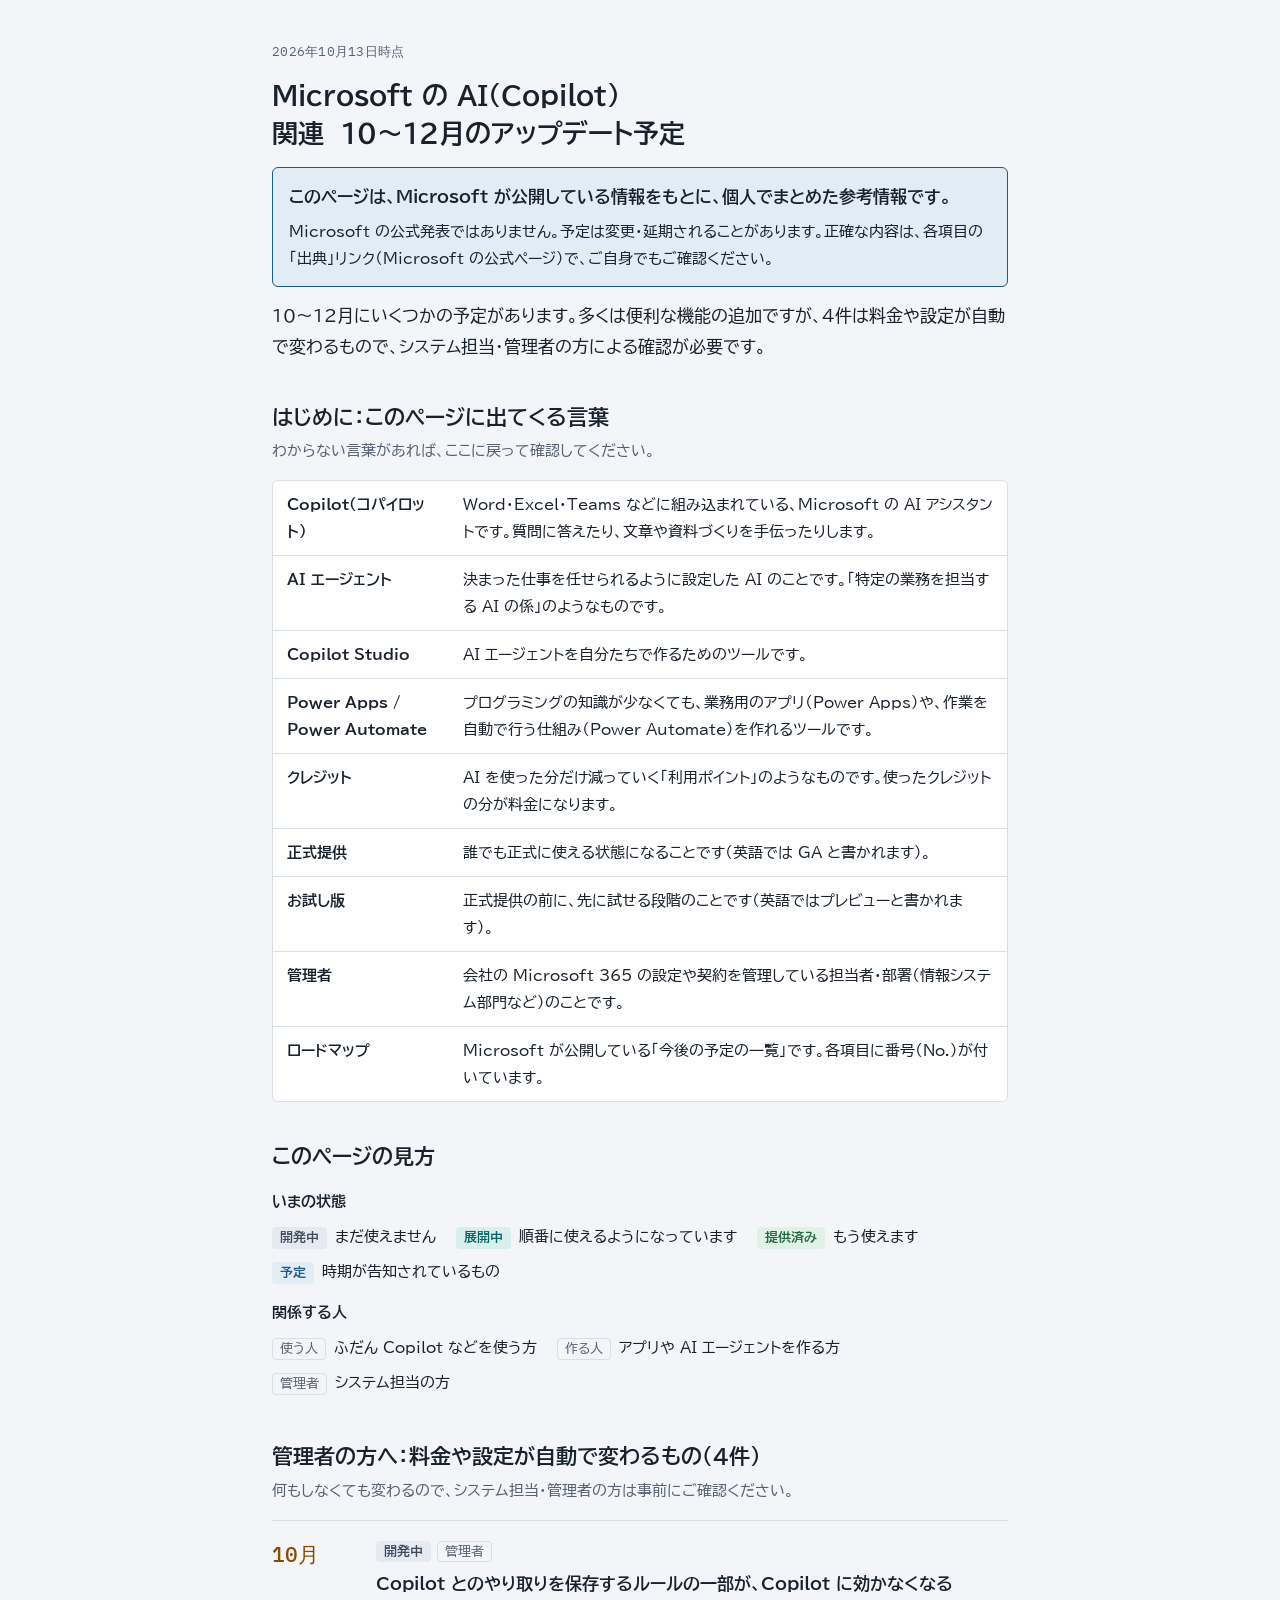
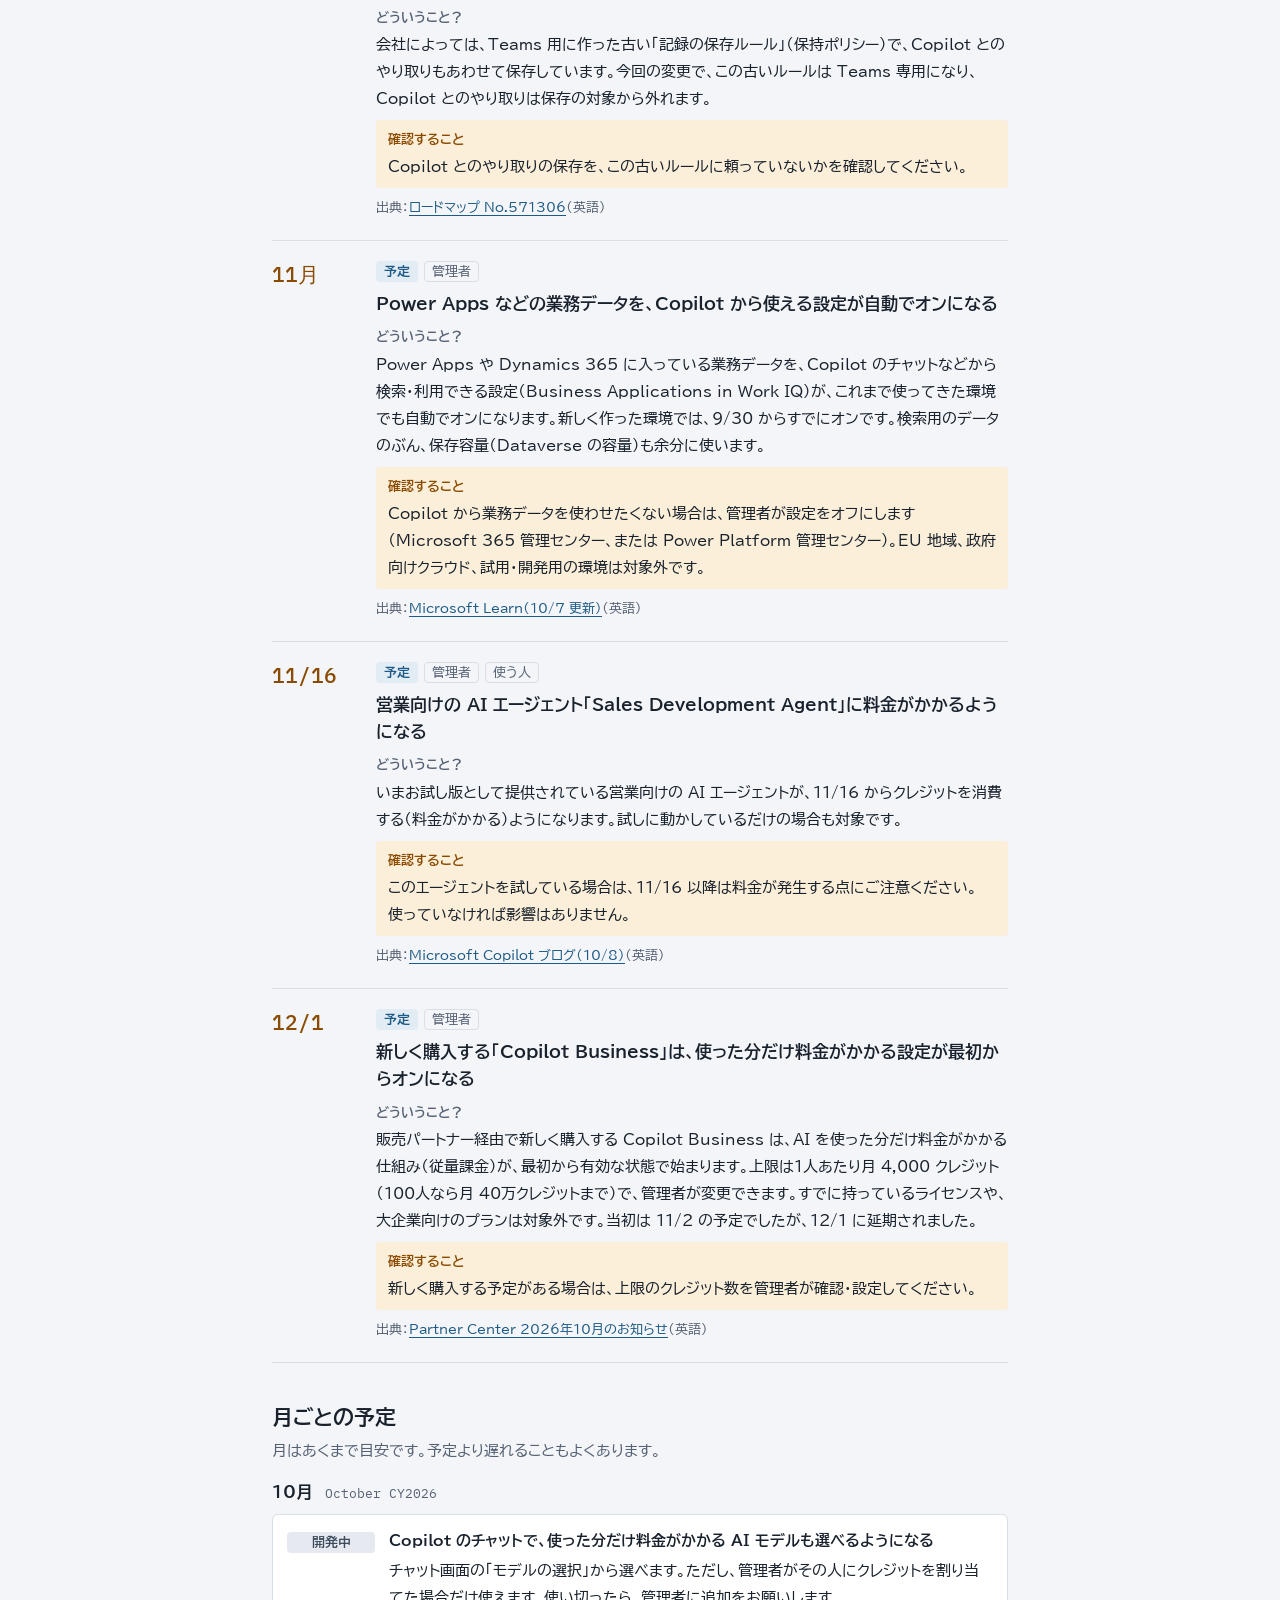
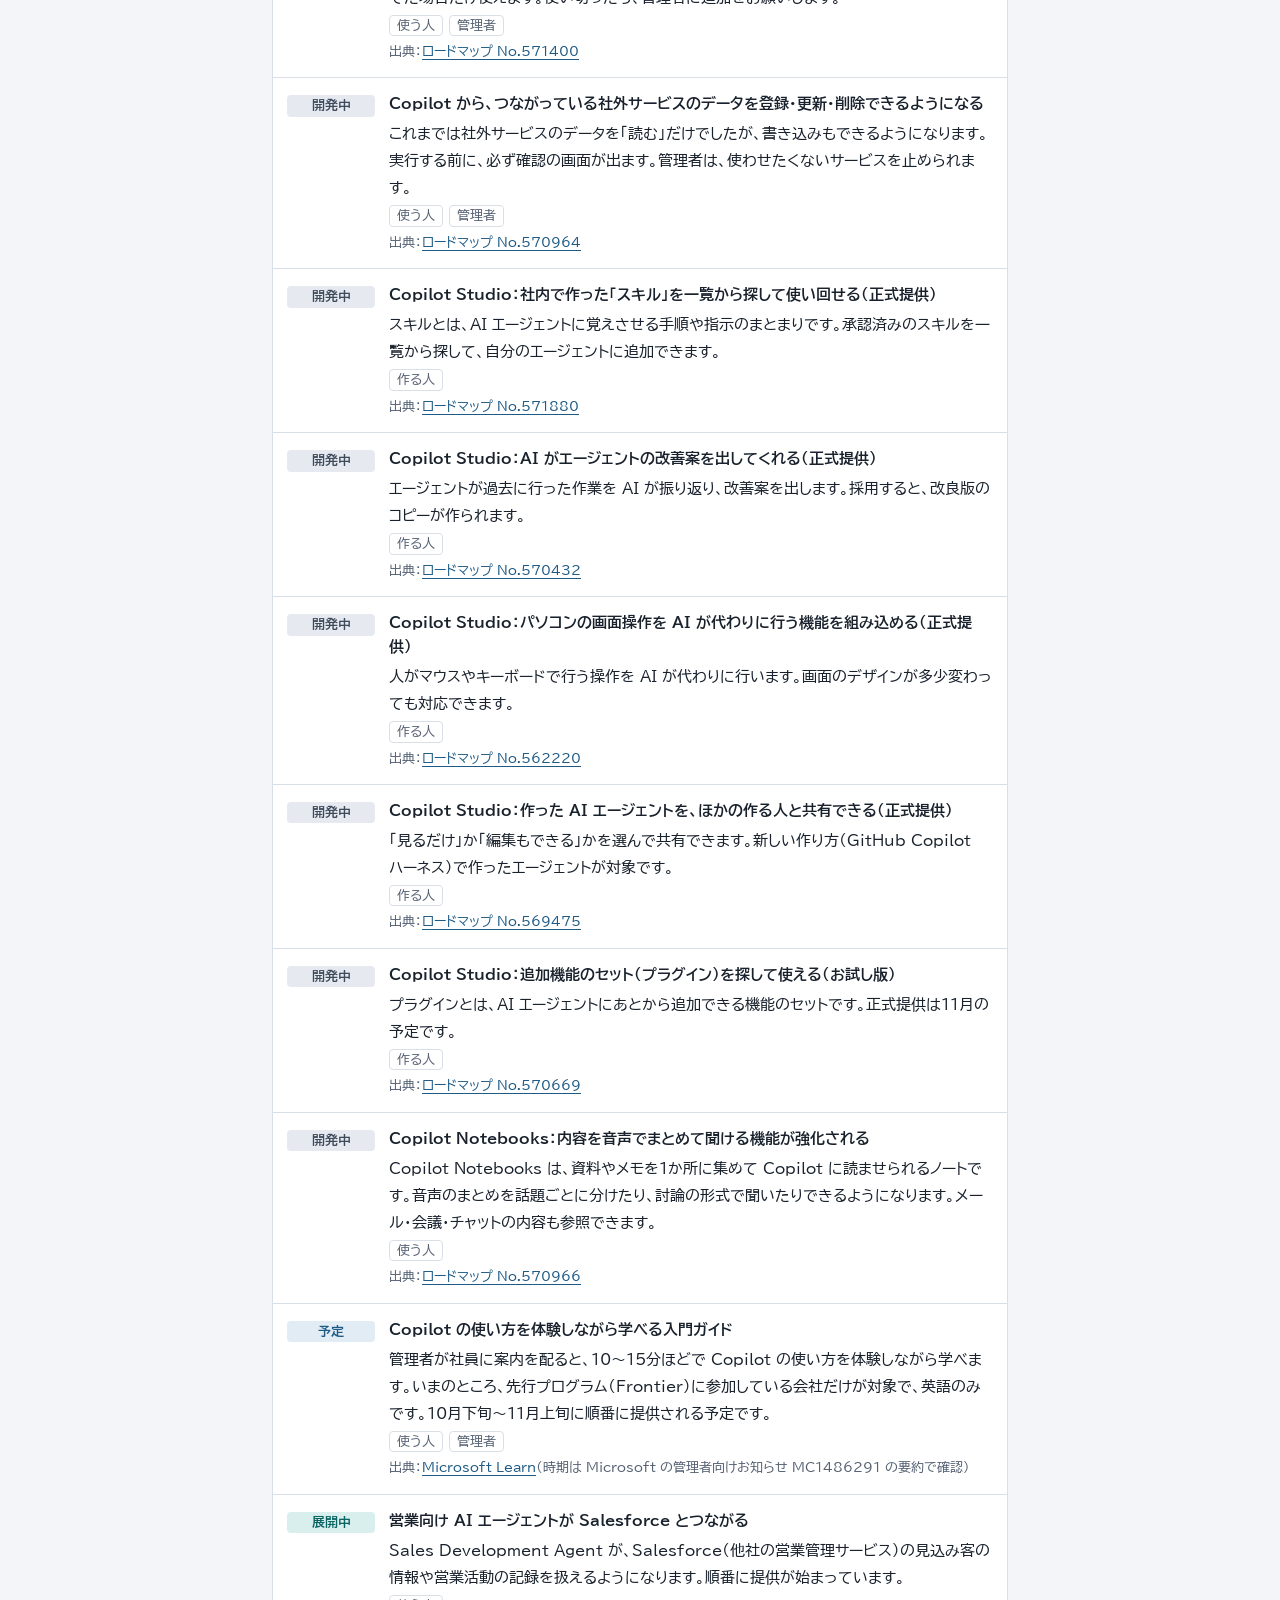
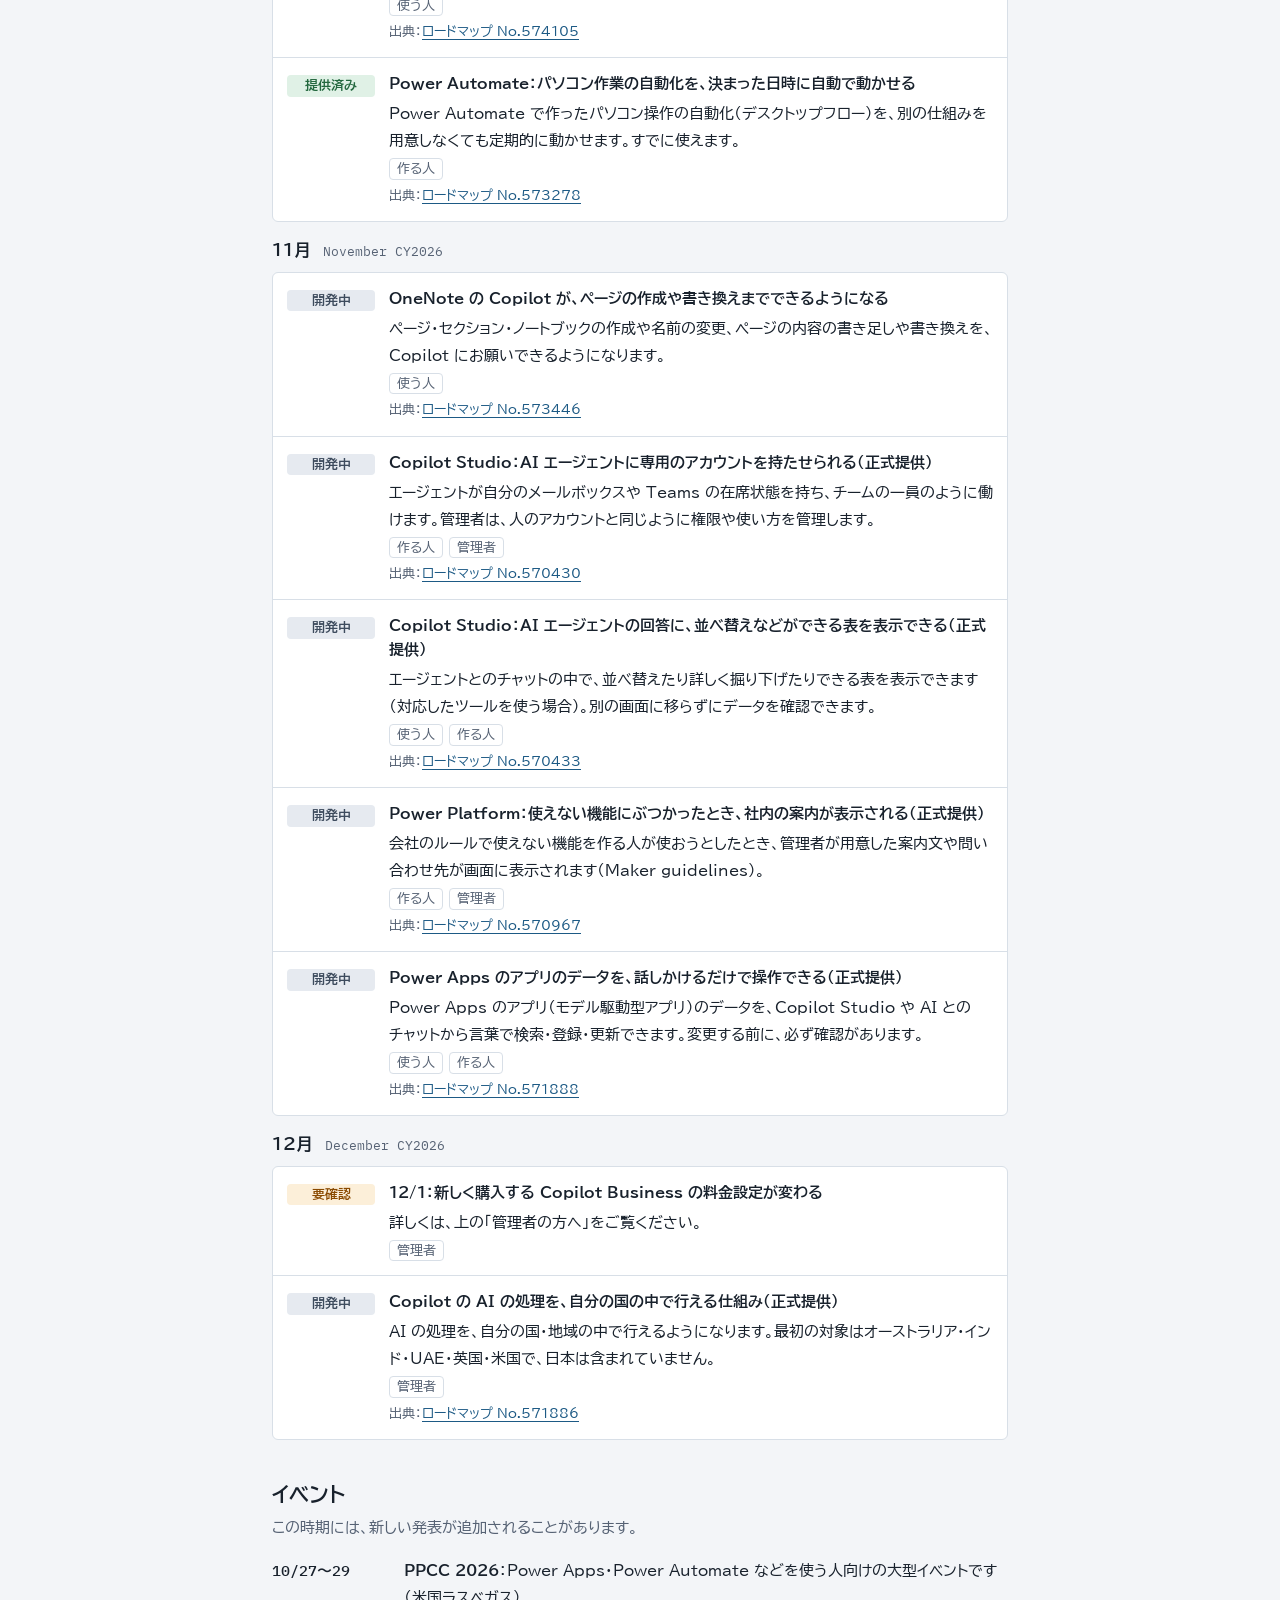
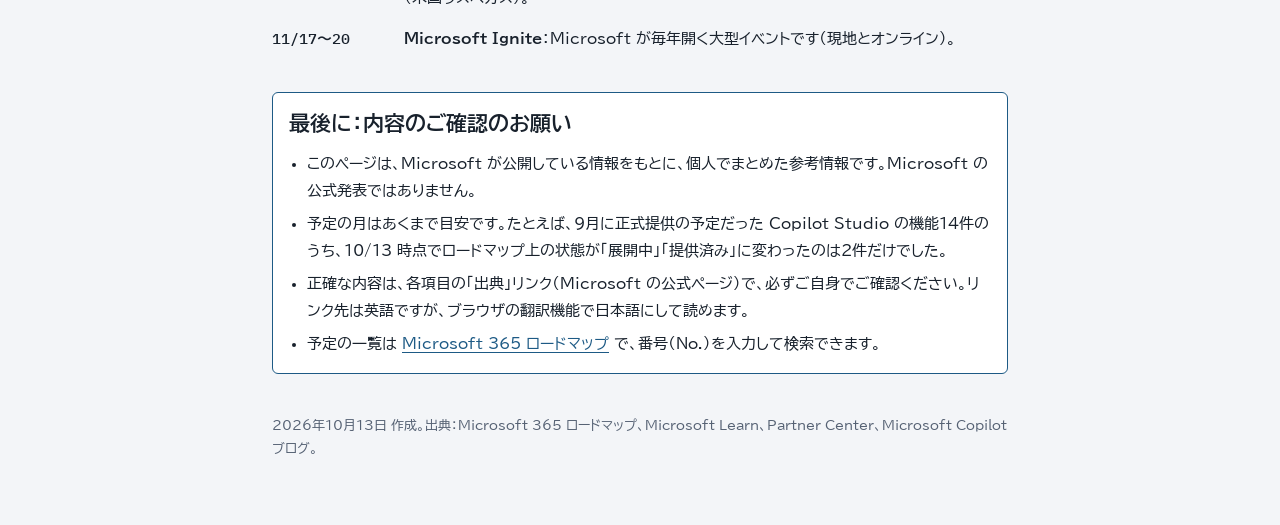
<file: reports/2026-10-13/copilot-updates-oct-dec.html>
<!doctype html>
<html lang="ja">
<head>
<meta charset="utf-8">
<meta name="viewport" content="width=device-width,initial-scale=1">
<title>Copilot 10〜12月の更新予定</title>
<link rel="preconnect" href="https://fonts.googleapis.com">
<link rel="preconnect" href="https://fonts.gstatic.com" crossorigin>
<link rel="stylesheet" href="https://fonts.googleapis.com/css2?family=BIZ+UDPGothic:wght@400;700&family=IBM+Plex+Mono:wght@400;500&display=swap">
<style>
/* Layout: one reading column for non-specialist readers. Notice first, then a short glossary, then dated items that change on their own, then a month rail. Each item says in plain words what it is and who it affects. */
:root {
  --bg: #f3f5f8;
  --surface: #ffffff;
  --ink: #18212c;
  --muted: #566274;
  --line: #d8dfe7;
  --accent: #1d5a85;
  --accent-soft: #e2ecf5;
  --warn: #8a4a00;
  --warn-soft: #fcefd9;
  --ok: #24683f;
  --ok-soft: #e0f1e6;
  --roll: #0b6464;
  --roll-soft: #d9efee;
  --dev: #3d4b5d;
  --dev-soft: #e6eaf0;
  --font-body: "BIZ UDPGothic", "Hiragino Sans", "Yu Gothic UI", "Yu Gothic", "Meiryo", sans-serif;
  --font-mono: "IBM Plex Mono", ui-monospace, "SFMono-Regular", Menlo, Consolas, monospace;
  --step--1: 0.8125rem;
  --step-0: 0.9375rem;
  --step-1: 1.0625rem;
  --step-2: 1.3125rem;
  --step-3: 1.625rem;
}
@media (prefers-color-scheme: dark) {
  :root:not([data-theme="light"]) {
    --bg: #0f1419;
    --surface: #161d25;
    --ink: #e3e8ee;
    --muted: #9aa6b5;
    --line: #2a3542;
    --accent: #7db2db;
    --accent-soft: #172738;
    --warn: #f0b45c;
    --warn-soft: #2a1f10;
    --ok: #7fcf9f;
    --ok-soft: #13261b;
    --roll: #6ccfcd;
    --roll-soft: #112a2a;
    --dev: #b3bfcd;
    --dev-soft: #1f2832;
    color-scheme: dark;
  }
}
:root[data-theme="dark"] {
  --bg: #0f1419;
  --surface: #161d25;
  --ink: #e3e8ee;
  --muted: #9aa6b5;
  --line: #2a3542;
  --accent: #7db2db;
  --accent-soft: #172738;
  --warn: #f0b45c;
  --warn-soft: #2a1f10;
  --ok: #7fcf9f;
  --ok-soft: #13261b;
  --roll: #6ccfcd;
  --roll-soft: #112a2a;
  --dev: #b3bfcd;
  --dev-soft: #1f2832;
  color-scheme: dark;
}

* { box-sizing: border-box; }
body {
  background: var(--bg);
  color: var(--ink);
  font-family: var(--font-body);
  font-size: var(--step-0);
  line-height: 1.8;
  line-break: strict;
  overflow-wrap: anywhere;
  padding-inline: 16px;
  padding-block: 32px 56px;
}
.wrap {
  max-width: 46rem;
  margin-inline: auto;
  display: grid;
  gap: 40px;
}
h1, h2, h3 { text-wrap: balance; line-height: 1.45; margin: 0; }
p { margin: 0; }
a { color: var(--accent); text-underline-offset: 3px; }
a:focus-visible { outline: 2px solid var(--accent); outline-offset: 2px; border-radius: 4px; }

/* Header and notice */
.head { display: grid; gap: 14px; }
.eyebrow {
  font-family: var(--font-mono);
  font-size: var(--step--1);
  color: var(--muted);
  letter-spacing: 0.02em;
}
h1 { font-size: var(--step-3); font-weight: 700; word-break: keep-all; }
.notice {
  background: var(--accent-soft);
  border: 1px solid var(--accent);
  border-radius: 6px;
  padding: 14px 16px;
  display: grid;
  gap: 6px;
}
.notice-lead { font-weight: 700; font-size: var(--step-1); }
.lede { font-size: var(--step-1); }

/* Section headings */
.section { display: grid; gap: 16px; }
.section-head { display: grid; gap: 4px; }
h2 { font-size: var(--step-2); font-weight: 700; }
.section-note { font-size: var(--step-0); color: var(--muted); }

/* Glossary */
.glossary {
  margin: 0;
  display: grid;
  grid-template-columns: 11rem minmax(0, 1fr);
  background: var(--surface);
  border: 1px solid var(--line);
  border-radius: 6px;
}
.glossary dt, .glossary dd {
  margin: 0;
  padding: 10px 14px;
  border-top: 1px solid var(--line);
}
.glossary dt:first-of-type, .glossary dt:first-of-type + dd { border-top: 0; }
.glossary dt { font-weight: 700; }
.glossary dd { min-width: 0; }

/* Chips */
.chip {
  display: inline-block;
  font-size: var(--step--1);
  font-weight: 700;
  line-height: 1.5;
  padding: 1px 8px;
  border-radius: 4px;
  white-space: nowrap;
  text-align: center;
}
.chip-dev { color: var(--dev); background: var(--dev-soft); }
.chip-roll { color: var(--roll); background: var(--roll-soft); }
.chip-ok { color: var(--ok); background: var(--ok-soft); }
.chip-plan { color: var(--accent); background: var(--accent-soft); }
.chip-warn { color: var(--warn); background: var(--warn-soft); }
.who {
  display: inline-block;
  font-size: var(--step--1);
  line-height: 1.5;
  padding: 0 7px;
  border: 1px solid var(--line);
  border-radius: 4px;
  color: var(--muted);
  white-space: nowrap;
}
.tags { display: flex; flex-wrap: wrap; gap: 6px; align-items: center; }

/* How to read */
.howto { display: grid; gap: 8px; }
.howto-label { font-weight: 700; }
.pairs { display: flex; flex-wrap: wrap; gap: 8px 20px; list-style: none; margin: 0 0 6px; padding: 0; }
.pairs li { display: flex; gap: 8px; align-items: baseline; }

/* Items that change on their own */
.alerts {
  list-style: none;
  margin: 0;
  padding: 0;
  border-top: 1px solid var(--line);
}
.alert {
  display: grid;
  grid-template-columns: 5.5rem minmax(0, 1fr);
  gap: 16px;
  padding-block: 20px;
  border-bottom: 1px solid var(--line);
}
.alert-date {
  font-family: var(--font-mono);
  font-weight: 500;
  font-size: var(--step-2);
  line-height: 1.3;
  color: var(--warn);
  font-variant-numeric: tabular-nums;
}
.alert-body { display: grid; gap: 8px; min-width: 0; }
.alert-title { font-size: var(--step-1); font-weight: 700; line-height: 1.6; }
.qa { display: grid; gap: 2px; }
.qa-q { font-size: var(--step--1); font-weight: 700; color: var(--muted); }
.qa-todo {
  background: var(--warn-soft);
  padding: 8px 12px;
  border-radius: 4px;
}
.qa-todo .qa-q { color: var(--warn); }
.src { font-size: var(--step--1); color: var(--muted); }

/* Month rail */
.month { display: grid; gap: 8px; }
.month-head { display: flex; align-items: baseline; gap: 12px; flex-wrap: wrap; }
h3 { font-size: var(--step-1); font-weight: 700; }
.cy { font-family: var(--font-mono); font-size: var(--step--1); color: var(--muted); }
.rows {
  list-style: none;
  margin: 0;
  padding: 0;
  background: var(--surface);
  border: 1px solid var(--line);
  border-radius: 6px;
}
.row {
  display: grid;
  grid-template-columns: 5.5rem minmax(0, 1fr);
  gap: 6px 14px;
  padding: 14px;
  align-items: start;
}
.row + .row { border-top: 1px solid var(--line); }
.row > .chip { margin-top: 3px; }
.row-body { min-width: 0; display: grid; gap: 4px; }
.row-title { font-weight: 700; line-height: 1.6; }
.row-desc { font-size: var(--step-0); }

/* Events */
.events { list-style: none; margin: 0; padding: 0; display: grid; gap: 14px; }
.event { display: grid; grid-template-columns: 7.5rem minmax(0, 1fr); gap: 12px; align-items: baseline; }
.event-date { font-family: var(--font-mono); font-weight: 500; font-variant-numeric: tabular-nums; }
.event-name { font-weight: 700; }

/* Closing notice */
.closing {
  background: var(--surface);
  border: 1px solid var(--accent);
  border-radius: 6px;
  padding: 16px;
  display: grid;
  gap: 10px;
}
.closing ul { margin: 0; padding-left: 1.2em; display: grid; gap: 6px; }
.foot { font-size: var(--step--1); color: var(--muted); }

@media (max-width: 560px) {
  .alert { grid-template-columns: minmax(0, 1fr); gap: 6px; }
  .row { grid-template-columns: minmax(0, 1fr); }
  .row > .chip { justify-self: start; margin-top: 0; }
  .glossary { grid-template-columns: minmax(0, 1fr); }
  .glossary dd { border-top: 0; padding-top: 0; }
  .event { grid-template-columns: minmax(0, 1fr); gap: 0; }
}
</style>
</head>
<body>
<main class="wrap">
  <header class="head">
    <p class="eyebrow">2026年10月13日時点</p>
    <h1>Microsoft の AI（Copilot）関連　10〜12月のアップデート予定</h1>
    <div class="notice" role="note">
      <p class="notice-lead">このページは、Microsoft が公開している情報をもとに、個人でまとめた参考情報です。</p>
      <p>Microsoft の公式発表ではありません。予定は変更・延期されることがあります。正確な内容は、各項目の「出典」リンク（Microsoft の公式ページ）で、ご自身でもご確認ください。</p>
    </div>
    <p class="lede">10〜12月にいくつかの予定があります。多くは便利な機能の追加ですが、4件は料金や設定が自動で変わるもので、システム担当・管理者の方による確認が必要です。</p>
  </header>

  <section class="section" aria-labelledby="h-words">
    <div class="section-head">
      <h2 id="h-words">はじめに：このページに出てくる言葉</h2>
      <p class="section-note">わからない言葉があれば、ここに戻って確認してください。</p>
    </div>
    <dl class="glossary">
      <dt>Copilot（コパイロット）</dt>
      <dd>Word・Excel・Teams などに組み込まれている、Microsoft の AI アシスタントです。質問に答えたり、文章や資料づくりを手伝ったりします。</dd>
      <dt>AI エージェント</dt>
      <dd>決まった仕事を任せられるように設定した AI のことです。「特定の業務を担当する AI の係」のようなものです。</dd>
      <dt>Copilot Studio</dt>
      <dd>AI エージェントを自分たちで作るためのツールです。</dd>
      <dt>Power Apps / Power Automate</dt>
      <dd>プログラミングの知識が少なくても、業務用のアプリ（Power Apps）や、作業を自動で行う仕組み（Power Automate）を作れるツールです。</dd>
      <dt>クレジット</dt>
      <dd>AI を使った分だけ減っていく「利用ポイント」のようなものです。使ったクレジットの分が料金になります。</dd>
      <dt>正式提供</dt>
      <dd>誰でも正式に使える状態になることです（英語では GA と書かれます）。</dd>
      <dt>お試し版</dt>
      <dd>正式提供の前に、先に試せる段階のことです（英語ではプレビューと書かれます）。</dd>
      <dt>管理者</dt>
      <dd>会社の Microsoft 365 の設定や契約を管理している担当者・部署（情報システム部門など）のことです。</dd>
      <dt>ロードマップ</dt>
      <dd>Microsoft が公開している「今後の予定の一覧」です。各項目に番号（No.）が付いています。</dd>
    </dl>
  </section>

  <section class="section" aria-labelledby="h-howto">
    <div class="section-head">
      <h2 id="h-howto">このページの見方</h2>
    </div>
    <div class="howto">
      <p class="howto-label">いまの状態</p>
      <ul class="pairs">
        <li><span class="chip chip-dev">開発中</span>まだ使えません</li>
        <li><span class="chip chip-roll">展開中</span>順番に使えるようになっています</li>
        <li><span class="chip chip-ok">提供済み</span>もう使えます</li>
        <li><span class="chip chip-plan">予定</span>時期が告知されているもの</li>
      </ul>
      <p class="howto-label">関係する人</p>
      <ul class="pairs">
        <li><span class="who">使う人</span>ふだん Copilot などを使う方</li>
        <li><span class="who">作る人</span>アプリや AI エージェントを作る方</li>
        <li><span class="who">管理者</span>システム担当の方</li>
      </ul>
    </div>
  </section>

  <section class="section" aria-labelledby="h-alerts">
    <div class="section-head">
      <h2 id="h-alerts">管理者の方へ：料金や設定が自動で変わるもの（4件）</h2>
      <p class="section-note">何もしなくても変わるので、システム担当・管理者の方は事前にご確認ください。</p>
    </div>
    <ol class="alerts">
      <li class="alert">
        <div class="alert-date">10月</div>
        <div class="alert-body">
          <div class="tags"><span class="chip chip-dev">開発中</span><span class="who">管理者</span></div>
          <p class="alert-title">Copilot とのやり取りを保存するルールの一部が、Copilot に効かなくなる</p>
          <div class="qa">
            <p class="qa-q">どういうこと？</p>
            <p>会社によっては、Teams 用に作った古い「記録の保存ルール」（保持ポリシー）で、Copilot とのやり取りもあわせて保存しています。今回の変更で、この古いルールは Teams 専用になり、Copilot とのやり取りは保存の対象から外れます。</p>
          </div>
          <div class="qa qa-todo">
            <p class="qa-q">確認すること</p>
            <p>Copilot とのやり取りの保存を、この古いルールに頼っていないかを確認してください。</p>
          </div>
          <p class="src">出典：<a href="https://www.microsoft.com/microsoft-365/roadmap?id=571306">ロードマップ No.571306</a>（英語）</p>
        </div>
      </li>
      <li class="alert">
        <div class="alert-date">11月</div>
        <div class="alert-body">
          <div class="tags"><span class="chip chip-plan">予定</span><span class="who">管理者</span></div>
          <p class="alert-title">Power Apps などの業務データを、Copilot から使える設定が自動でオンになる</p>
          <div class="qa">
            <p class="qa-q">どういうこと？</p>
            <p>Power Apps や Dynamics 365 に入っている業務データを、Copilot のチャットなどから検索・利用できる設定（Business Applications in Work IQ）が、これまで使ってきた環境でも自動でオンになります。新しく作った環境では、9/30 からすでにオンです。検索用のデータのぶん、保存容量（Dataverse の容量）も余分に使います。</p>
          </div>
          <div class="qa qa-todo">
            <p class="qa-q">確認すること</p>
            <p>Copilot から業務データを使わせたくない場合は、管理者が設定をオフにします（Microsoft 365 管理センター、または Power Platform 管理センター）。EU 地域、政府向けクラウド、試用・開発用の環境は対象外です。</p>
          </div>
          <p class="src">出典：<a href="https://learn.microsoft.com/en-us/power-platform/admin/business-applications-work-iq/default-settings">Microsoft Learn（10/7 更新）</a>（英語）</p>
        </div>
      </li>
      <li class="alert">
        <div class="alert-date">11/16</div>
        <div class="alert-body">
          <div class="tags"><span class="chip chip-plan">予定</span><span class="who">管理者</span><span class="who">使う人</span></div>
          <p class="alert-title">営業向けの AI エージェント「Sales Development Agent」に料金がかかるようになる</p>
          <div class="qa">
            <p class="qa-q">どういうこと？</p>
            <p>いまお試し版として提供されている営業向けの AI エージェントが、11/16 からクレジットを消費する（料金がかかる）ようになります。試しに動かしているだけの場合も対象です。</p>
          </div>
          <div class="qa qa-todo">
            <p class="qa-q">確認すること</p>
            <p>このエージェントを試している場合は、11/16 以降は料金が発生する点にご注意ください。使っていなければ影響はありません。</p>
          </div>
          <p class="src">出典：<a href="https://www.microsoft.com/en-us/copilot/blog/2026/10/08/bringing-crm-into-the-flow-of-work-and-agents-into-business-process-for-sales-and-service-teams/">Microsoft Copilot ブログ（10/8）</a>（英語）</p>
        </div>
      </li>
      <li class="alert">
        <div class="alert-date">12/1</div>
        <div class="alert-body">
          <div class="tags"><span class="chip chip-plan">予定</span><span class="who">管理者</span></div>
          <p class="alert-title">新しく購入する「Copilot Business」は、使った分だけ料金がかかる設定が最初からオンになる</p>
          <div class="qa">
            <p class="qa-q">どういうこと？</p>
            <p>販売パートナー経由で新しく購入する Copilot Business は、AI を使った分だけ料金がかかる仕組み（従量課金）が、最初から有効な状態で始まります。上限は1人あたり月 4,000 クレジット（100人なら月 40万クレジットまで）で、管理者が変更できます。すでに持っているライセンスや、大企業向けのプランは対象外です。当初は 11/2 の予定でしたが、12/1 に延期されました。</p>
          </div>
          <div class="qa qa-todo">
            <p class="qa-q">確認すること</p>
            <p>新しく購入する予定がある場合は、上限のクレジット数を管理者が確認・設定してください。</p>
          </div>
          <p class="src">出典：<a href="https://learn.microsoft.com/en-us/partner-center/announcements/2026-october">Partner Center 2026年10月のお知らせ</a>（英語）</p>
        </div>
      </li>
    </ol>
  </section>

  <section class="section" aria-labelledby="h-plan">
    <div class="section-head">
      <h2 id="h-plan">月ごとの予定</h2>
      <p class="section-note">月はあくまで目安です。予定より遅れることもよくあります。</p>
    </div>

    <div class="month">
      <div class="month-head"><h3>10月</h3><span class="cy">October CY2026</span></div>
      <ul class="rows">
        <li class="row">
          <span class="chip chip-dev">開発中</span>
          <div class="row-body">
            <p class="row-title">Copilot のチャットで、使った分だけ料金がかかる AI モデルも選べるようになる</p>
            <p class="row-desc">チャット画面の「モデルの選択」から選べます。ただし、管理者がその人にクレジットを割り当てた場合だけ使えます。使い切ったら、管理者に追加をお願いします。</p>
            <div class="tags"><span class="who">使う人</span><span class="who">管理者</span></div>
            <p class="src">出典：<a href="https://www.microsoft.com/microsoft-365/roadmap?id=571400">ロードマップ No.571400</a></p>
          </div>
        </li>
        <li class="row">
          <span class="chip chip-dev">開発中</span>
          <div class="row-body">
            <p class="row-title">Copilot から、つながっている社外サービスのデータを登録・更新・削除できるようになる</p>
            <p class="row-desc">これまでは社外サービスのデータを「読む」だけでしたが、書き込みもできるようになります。実行する前に、必ず確認の画面が出ます。管理者は、使わせたくないサービスを止められます。</p>
            <div class="tags"><span class="who">使う人</span><span class="who">管理者</span></div>
            <p class="src">出典：<a href="https://www.microsoft.com/microsoft-365/roadmap?id=570964">ロードマップ No.570964</a></p>
          </div>
        </li>
        <li class="row">
          <span class="chip chip-dev">開発中</span>
          <div class="row-body">
            <p class="row-title">Copilot Studio：社内で作った「スキル」を一覧から探して使い回せる（正式提供）</p>
            <p class="row-desc">スキルとは、AI エージェントに覚えさせる手順や指示のまとまりです。承認済みのスキルを一覧から探して、自分のエージェントに追加できます。</p>
            <div class="tags"><span class="who">作る人</span></div>
            <p class="src">出典：<a href="https://www.microsoft.com/microsoft-365/roadmap?id=571880">ロードマップ No.571880</a></p>
          </div>
        </li>
        <li class="row">
          <span class="chip chip-dev">開発中</span>
          <div class="row-body">
            <p class="row-title">Copilot Studio：AI がエージェントの改善案を出してくれる（正式提供）</p>
            <p class="row-desc">エージェントが過去に行った作業を AI が振り返り、改善案を出します。採用すると、改良版のコピーが作られます。</p>
            <div class="tags"><span class="who">作る人</span></div>
            <p class="src">出典：<a href="https://www.microsoft.com/microsoft-365/roadmap?id=570432">ロードマップ No.570432</a></p>
          </div>
        </li>
        <li class="row">
          <span class="chip chip-dev">開発中</span>
          <div class="row-body">
            <p class="row-title">Copilot Studio：パソコンの画面操作を AI が代わりに行う機能を組み込める（正式提供）</p>
            <p class="row-desc">人がマウスやキーボードで行う操作を AI が代わりに行います。画面のデザインが多少変わっても対応できます。</p>
            <div class="tags"><span class="who">作る人</span></div>
            <p class="src">出典：<a href="https://www.microsoft.com/microsoft-365/roadmap?id=562220">ロードマップ No.562220</a></p>
          </div>
        </li>
        <li class="row">
          <span class="chip chip-dev">開発中</span>
          <div class="row-body">
            <p class="row-title">Copilot Studio：作った AI エージェントを、ほかの作る人と共有できる（正式提供）</p>
            <p class="row-desc">「見るだけ」か「編集もできる」かを選んで共有できます。新しい作り方（GitHub Copilot ハーネス）で作ったエージェントが対象です。</p>
            <div class="tags"><span class="who">作る人</span></div>
            <p class="src">出典：<a href="https://www.microsoft.com/microsoft-365/roadmap?id=569475">ロードマップ No.569475</a></p>
          </div>
        </li>
        <li class="row">
          <span class="chip chip-dev">開発中</span>
          <div class="row-body">
            <p class="row-title">Copilot Studio：追加機能のセット（プラグイン）を探して使える（お試し版）</p>
            <p class="row-desc">プラグインとは、AI エージェントにあとから追加できる機能のセットです。正式提供は11月の予定です。</p>
            <div class="tags"><span class="who">作る人</span></div>
            <p class="src">出典：<a href="https://www.microsoft.com/microsoft-365/roadmap?id=570669">ロードマップ No.570669</a></p>
          </div>
        </li>
        <li class="row">
          <span class="chip chip-dev">開発中</span>
          <div class="row-body">
            <p class="row-title">Copilot Notebooks：内容を音声でまとめて聞ける機能が強化される</p>
            <p class="row-desc">Copilot Notebooks は、資料やメモを1か所に集めて Copilot に読ませられるノートです。音声のまとめを話題ごとに分けたり、討論の形式で聞いたりできるようになります。メール・会議・チャットの内容も参照できます。</p>
            <div class="tags"><span class="who">使う人</span></div>
            <p class="src">出典：<a href="https://www.microsoft.com/microsoft-365/roadmap?id=570966">ロードマップ No.570966</a></p>
          </div>
        </li>
        <li class="row">
          <span class="chip chip-plan">予定</span>
          <div class="row-body">
            <p class="row-title">Copilot の使い方を体験しながら学べる入門ガイド</p>
            <p class="row-desc">管理者が社員に案内を配ると、10〜15分ほどで Copilot の使い方を体験しながら学べます。いまのところ、先行プログラム（Frontier）に参加している会社だけが対象で、英語のみです。10月下旬〜11月上旬に順番に提供される予定です。</p>
            <div class="tags"><span class="who">使う人</span><span class="who">管理者</span></div>
            <p class="src">出典：<a href="https://learn.microsoft.com/en-us/microsoft-365/copilot/manage-copilot-onboarding">Microsoft Learn</a>（時期は Microsoft の管理者向けお知らせ MC1486291 の要約で確認）</p>
          </div>
        </li>
        <li class="row">
          <span class="chip chip-roll">展開中</span>
          <div class="row-body">
            <p class="row-title">営業向け AI エージェントが Salesforce とつながる</p>
            <p class="row-desc">Sales Development Agent が、Salesforce（他社の営業管理サービス）の見込み客の情報や営業活動の記録を扱えるようになります。順番に提供が始まっています。</p>
            <div class="tags"><span class="who">使う人</span></div>
            <p class="src">出典：<a href="https://www.microsoft.com/microsoft-365/roadmap?id=574105">ロードマップ No.574105</a></p>
          </div>
        </li>
        <li class="row">
          <span class="chip chip-ok">提供済み</span>
          <div class="row-body">
            <p class="row-title">Power Automate：パソコン作業の自動化を、決まった日時に自動で動かせる</p>
            <p class="row-desc">Power Automate で作ったパソコン操作の自動化（デスクトップフロー）を、別の仕組みを用意しなくても定期的に動かせます。すでに使えます。</p>
            <div class="tags"><span class="who">作る人</span></div>
            <p class="src">出典：<a href="https://www.microsoft.com/microsoft-365/roadmap?id=573278">ロードマップ No.573278</a></p>
          </div>
        </li>
      </ul>
    </div>

    <div class="month">
      <div class="month-head"><h3>11月</h3><span class="cy">November CY2026</span></div>
      <ul class="rows">
        <li class="row">
          <span class="chip chip-dev">開発中</span>
          <div class="row-body">
            <p class="row-title">OneNote の Copilot が、ページの作成や書き換えまでできるようになる</p>
            <p class="row-desc">ページ・セクション・ノートブックの作成や名前の変更、ページの内容の書き足しや書き換えを、Copilot にお願いできるようになります。</p>
            <div class="tags"><span class="who">使う人</span></div>
            <p class="src">出典：<a href="https://www.microsoft.com/microsoft-365/roadmap?id=573446">ロードマップ No.573446</a></p>
          </div>
        </li>
        <li class="row">
          <span class="chip chip-dev">開発中</span>
          <div class="row-body">
            <p class="row-title">Copilot Studio：AI エージェントに専用のアカウントを持たせられる（正式提供）</p>
            <p class="row-desc">エージェントが自分のメールボックスや Teams の在席状態を持ち、チームの一員のように働けます。管理者は、人のアカウントと同じように権限や使い方を管理します。</p>
            <div class="tags"><span class="who">作る人</span><span class="who">管理者</span></div>
            <p class="src">出典：<a href="https://www.microsoft.com/microsoft-365/roadmap?id=570430">ロードマップ No.570430</a></p>
          </div>
        </li>
        <li class="row">
          <span class="chip chip-dev">開発中</span>
          <div class="row-body">
            <p class="row-title">Copilot Studio：AI エージェントの回答に、並べ替えなどができる表を表示できる（正式提供）</p>
            <p class="row-desc">エージェントとのチャットの中で、並べ替えたり詳しく掘り下げたりできる表を表示できます（対応したツールを使う場合）。別の画面に移らずにデータを確認できます。</p>
            <div class="tags"><span class="who">使う人</span><span class="who">作る人</span></div>
            <p class="src">出典：<a href="https://www.microsoft.com/microsoft-365/roadmap?id=570433">ロードマップ No.570433</a></p>
          </div>
        </li>
        <li class="row">
          <span class="chip chip-dev">開発中</span>
          <div class="row-body">
            <p class="row-title">Power Platform：使えない機能にぶつかったとき、社内の案内が表示される（正式提供）</p>
            <p class="row-desc">会社のルールで使えない機能を作る人が使おうとしたとき、管理者が用意した案内文や問い合わせ先が画面に表示されます（Maker guidelines）。</p>
            <div class="tags"><span class="who">作る人</span><span class="who">管理者</span></div>
            <p class="src">出典：<a href="https://www.microsoft.com/microsoft-365/roadmap?id=570967">ロードマップ No.570967</a></p>
          </div>
        </li>
        <li class="row">
          <span class="chip chip-dev">開発中</span>
          <div class="row-body">
            <p class="row-title">Power Apps のアプリのデータを、話しかけるだけで操作できる（正式提供）</p>
            <p class="row-desc">Power Apps のアプリ（モデル駆動型アプリ）のデータを、Copilot Studio や AI とのチャットから言葉で検索・登録・更新できます。変更する前に、必ず確認があります。</p>
            <div class="tags"><span class="who">使う人</span><span class="who">作る人</span></div>
            <p class="src">出典：<a href="https://www.microsoft.com/microsoft-365/roadmap?id=571888">ロードマップ No.571888</a></p>
          </div>
        </li>
      </ul>
    </div>

    <div class="month">
      <div class="month-head"><h3>12月</h3><span class="cy">December CY2026</span></div>
      <ul class="rows">
        <li class="row">
          <span class="chip chip-warn">要確認</span>
          <div class="row-body">
            <p class="row-title">12/1：新しく購入する Copilot Business の料金設定が変わる</p>
            <p class="row-desc">詳しくは、上の「管理者の方へ」をご覧ください。</p>
            <div class="tags"><span class="who">管理者</span></div>
          </div>
        </li>
        <li class="row">
          <span class="chip chip-dev">開発中</span>
          <div class="row-body">
            <p class="row-title">Copilot の AI の処理を、自分の国の中で行える仕組み（正式提供）</p>
            <p class="row-desc">AI の処理を、自分の国・地域の中で行えるようになります。最初の対象はオーストラリア・インド・UAE・英国・米国で、日本は含まれていません。</p>
            <div class="tags"><span class="who">管理者</span></div>
            <p class="src">出典：<a href="https://www.microsoft.com/microsoft-365/roadmap?id=571886">ロードマップ No.571886</a></p>
          </div>
        </li>
      </ul>
    </div>
  </section>

  <section class="section" aria-labelledby="h-events">
    <div class="section-head">
      <h2 id="h-events">イベント</h2>
      <p class="section-note">この時期には、新しい発表が追加されることがあります。</p>
    </div>
    <ul class="events">
      <li class="event"><span class="event-date">10/27〜29</span><span><span class="event-name">PPCC 2026</span>：Power Apps・Power Automate などを使う人向けの大型イベントです（米国ラスベガス）。</span></li>
      <li class="event"><span class="event-date">11/17〜20</span><span><span class="event-name">Microsoft Ignite</span>：Microsoft が毎年開く大型イベントです（現地とオンライン）。</span></li>
    </ul>
  </section>

  <section class="closing" aria-labelledby="h-closing">
    <h2 id="h-closing">最後に：内容のご確認のお願い</h2>
    <ul>
      <li>このページは、Microsoft が公開している情報をもとに、個人でまとめた参考情報です。Microsoft の公式発表ではありません。</li>
      <li>予定の月はあくまで目安です。たとえば、9月に正式提供の予定だった Copilot Studio の機能14件のうち、10/13 時点でロードマップ上の状態が「展開中」「提供済み」に変わったのは2件だけでした。</li>
      <li>正確な内容は、各項目の「出典」リンク（Microsoft の公式ページ）で、必ずご自身でご確認ください。リンク先は英語ですが、ブラウザの翻訳機能で日本語にして読めます。</li>
      <li>予定の一覧は <a href="https://www.microsoft.com/microsoft-365/roadmap">Microsoft 365 ロードマップ</a> で、番号（No.）を入力して検索できます。</li>
    </ul>
  </section>

  <p class="foot">2026年10月13日 作成。出典：Microsoft 365 ロードマップ、Microsoft Learn、Partner Center、Microsoft Copilot ブログ。</p>
</main>
</body>
</html>
</file>
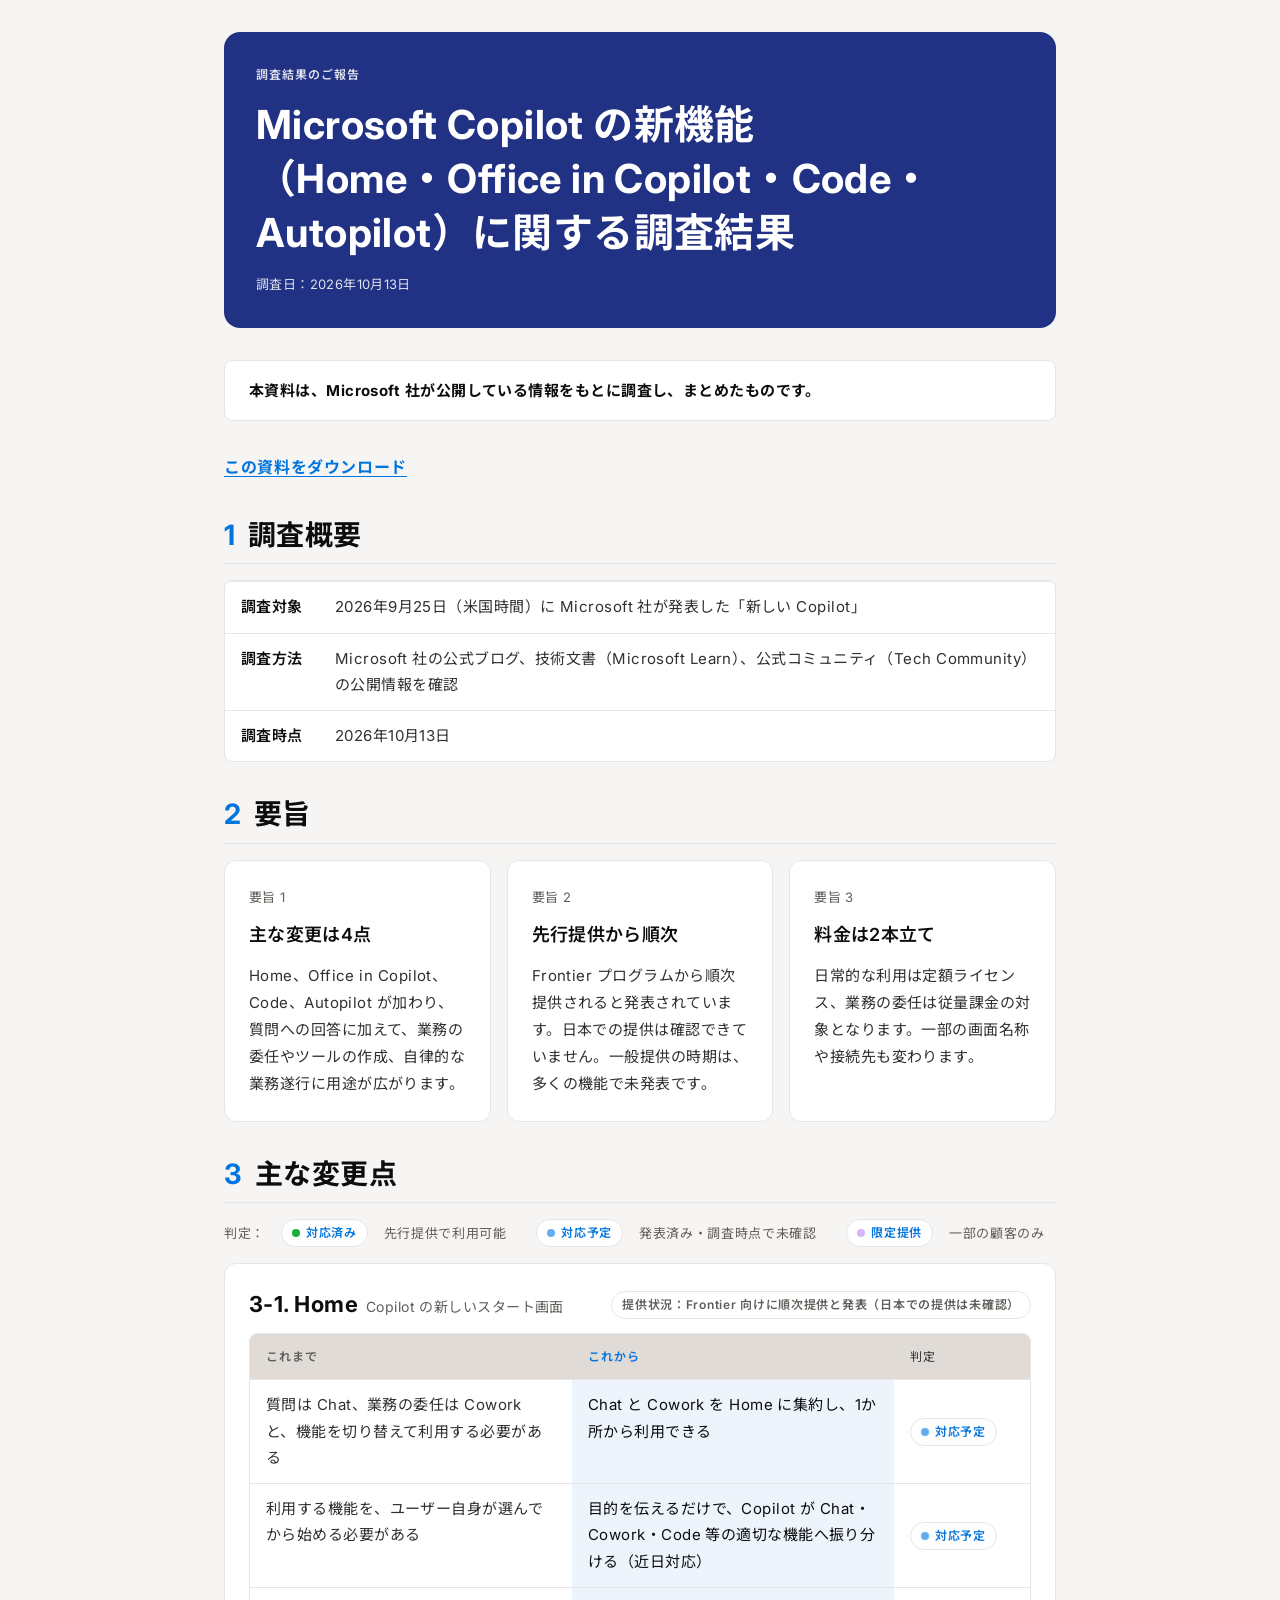
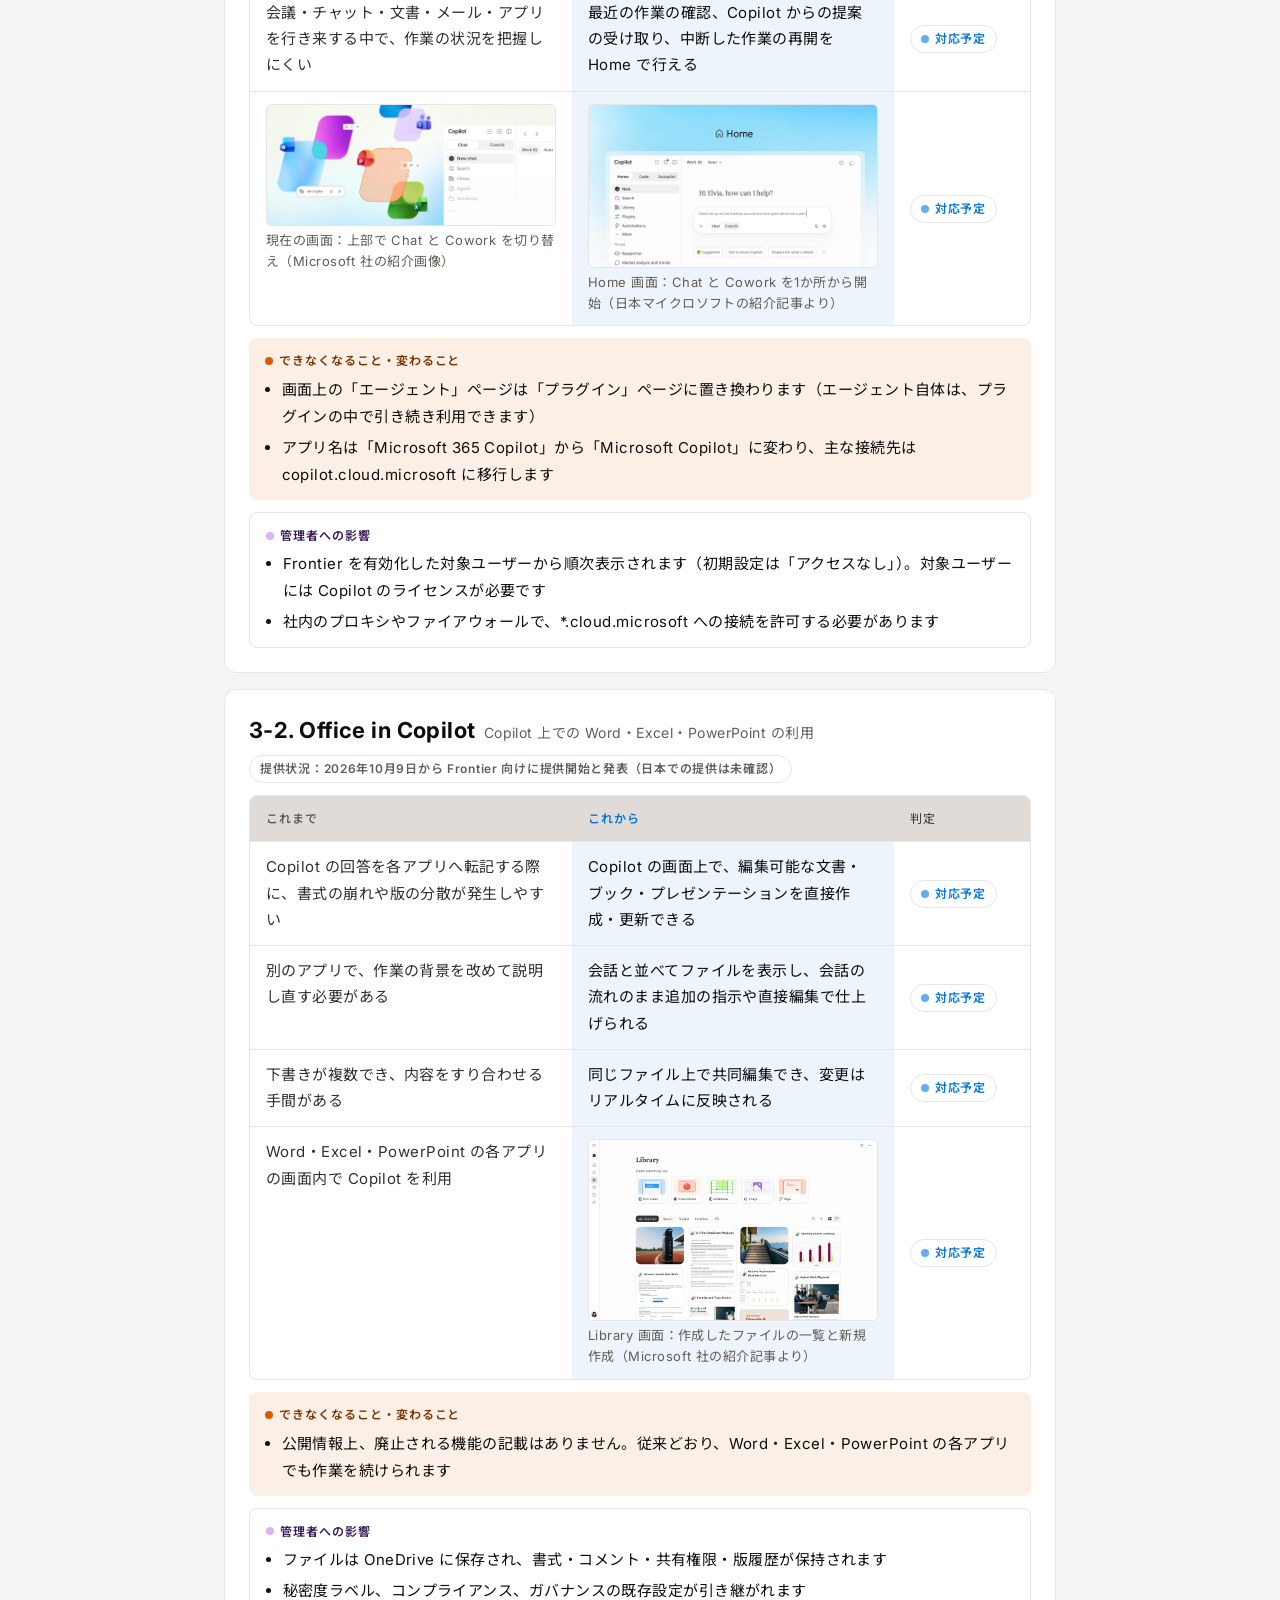
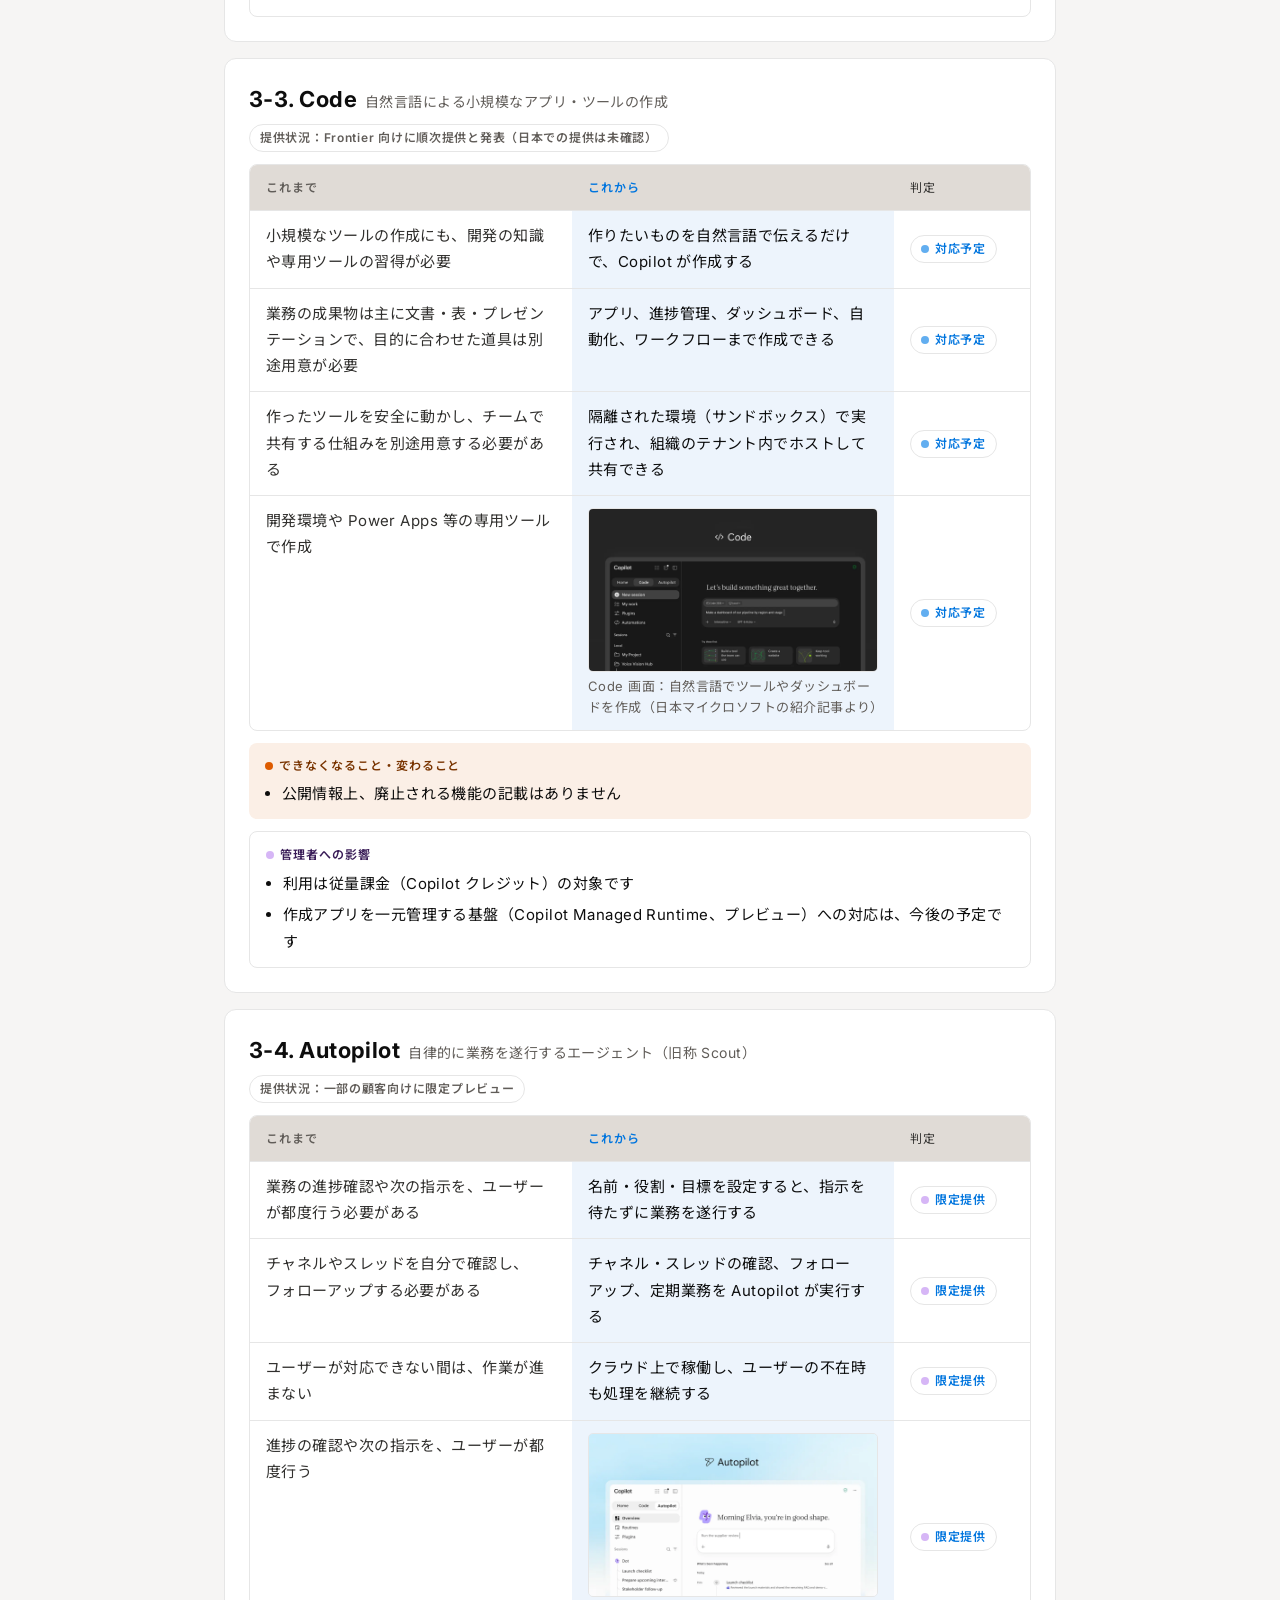
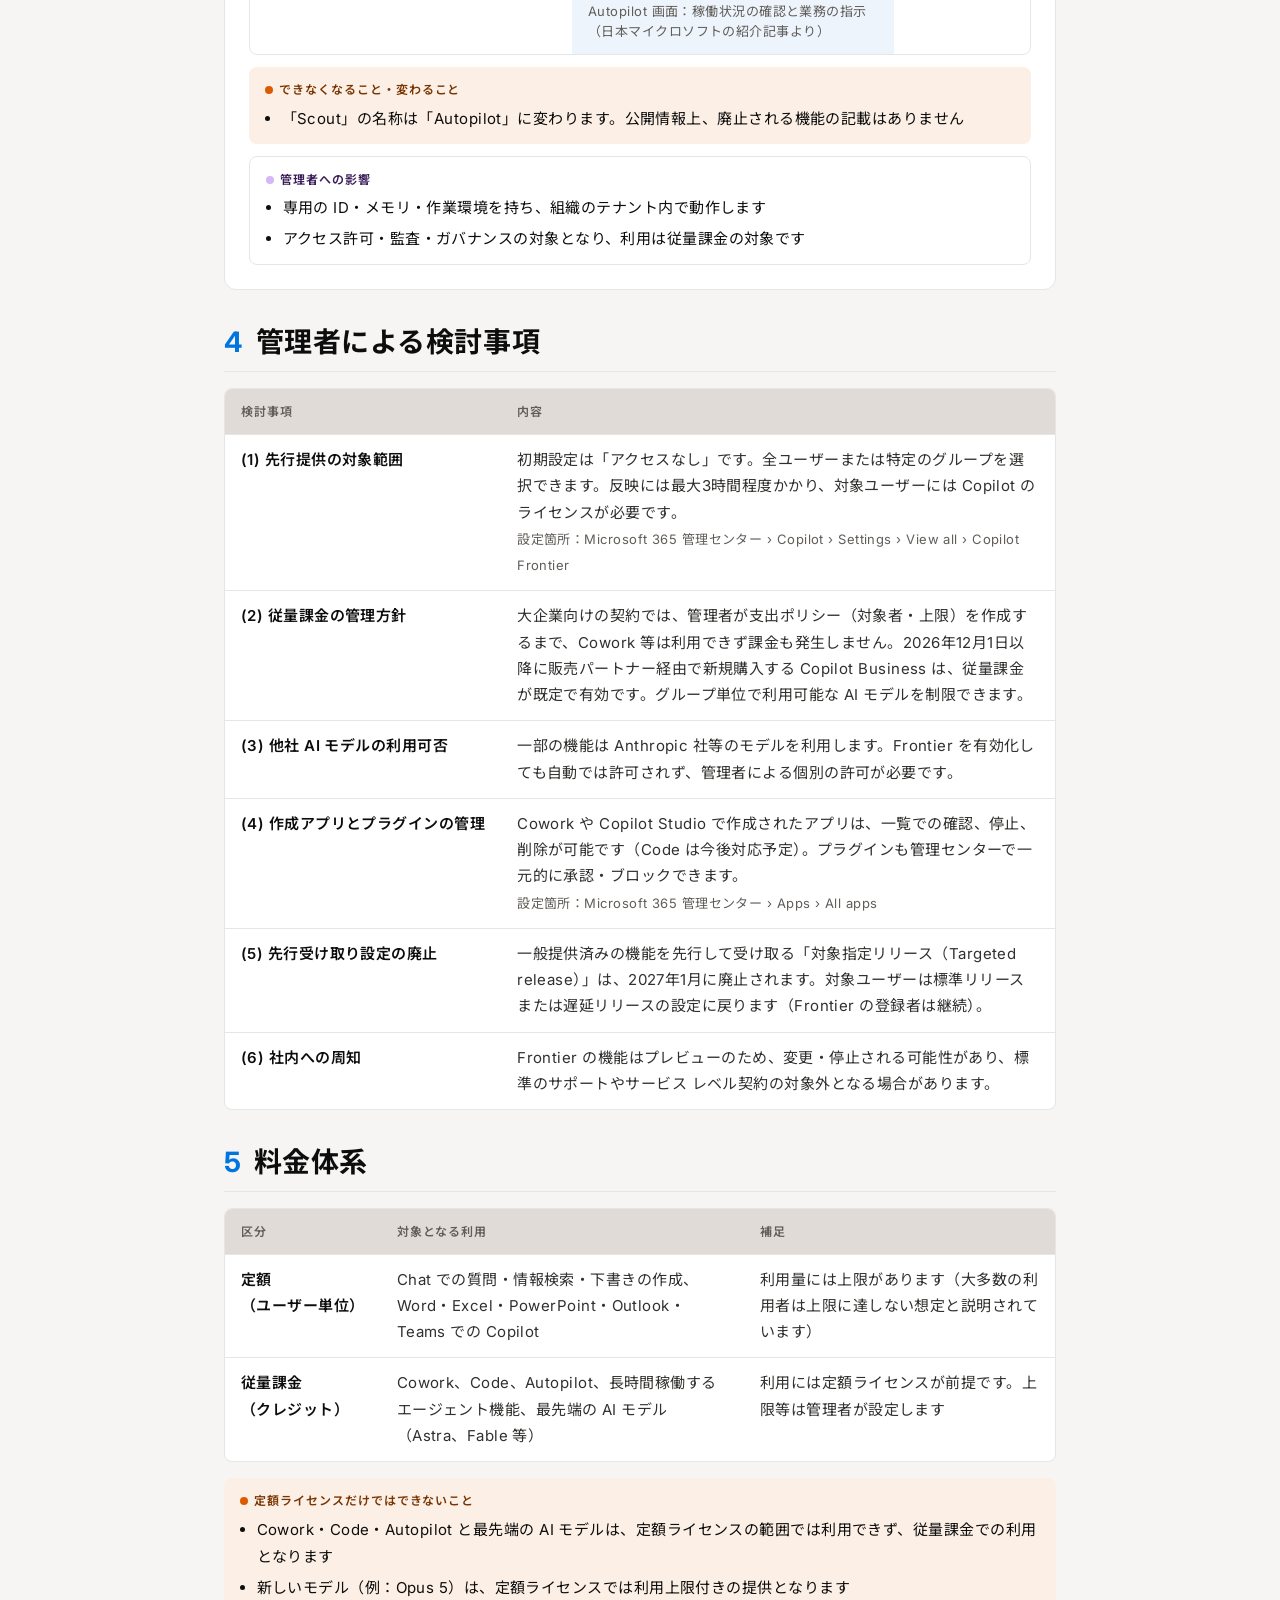
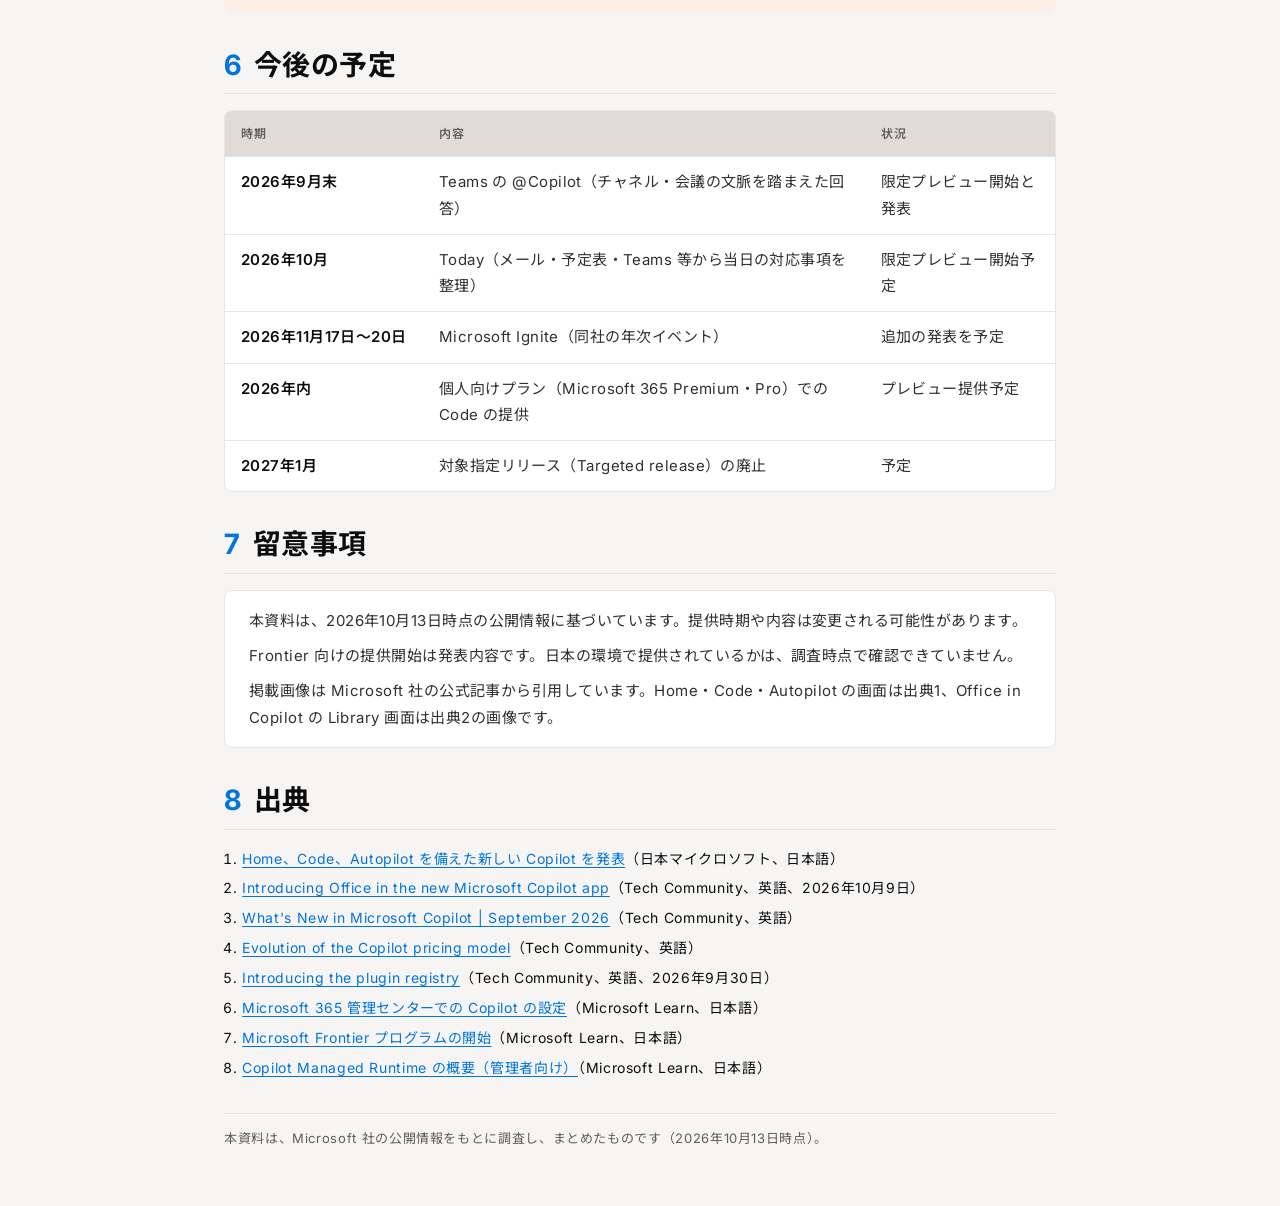
<file: reports/2026-10-13/new-copilot.html>
<!doctype html>
<html lang="ja">
<head>
<meta charset="utf-8">
<meta name="viewport" content="width=device-width,initial-scale=1">
<meta name="color-scheme" content="light">
<title>新しい Copilot の変更点</title>
<link rel="preconnect" href="https://fonts.googleapis.com">
<link rel="preconnect" href="https://fonts.gstatic.com" crossorigin>
<link rel="stylesheet" href="https://fonts.googleapis.com/css2?family=Inter:wght@400;600;700&family=Noto+Sans+JP:wght@400;600;700&display=swap">
<style>
:root {
  color-scheme: light;
  --canvas-soft: #f6f5f4;
  --canvas-header: #e0dbd6;
  --surface: #ffffff;
  --ink: rgba(0, 0, 0, 0.95);
  --ink-secondary: #31302e;
  --ink-muted: #615d59;
  --ink-faint: #a39e98;
  --hairline: #e6e6e6;
  --primary: #0075de;
  --primary-active: #005bab;
  --on-primary: #ffffff;
  --secondary: #213183;
  --on-secondary: #ffffff;
  --tint-blue: #edf4fc;
  --tint-orange: #fbefe6;
  --caution-ink: var(--accent-orange-deep);
  --admin-ink: var(--accent-purple-deep);
  --accent-sky: #62aef0;
  --accent-purple: #d6b6f6;
  --accent-purple-deep: #391c57;
  --accent-pink: #ff64c8;
  --accent-orange: #dd5b00;
  --accent-orange-deep: #793400;
  --accent-teal: #2a9d99;
  --accent-green: #1aae39;
  --accent-brown: #523410;
  --space-xxs: 4px;
  --space-xs: 8px;
  --space-sm: 12px;
  --space-md: 16px;
  --space-lg: 24px;
  --space-xl: 28px;
  --space-xxl: 32px;
  --space-section: 56px;
  --radius-xs: 4px;
  --radius-sm: 5px;
  --radius-md: 8px;
  --radius-lg: 12px;
  --radius-xl: 16px;
  --radius-full: 9999px;
  --shadow-1: rgba(0, 0, 0, 0.01) 0 0.175px 1.041px, rgba(0, 0, 0, 0.02) 0 0.8px 2.925px, rgba(0, 0, 0, 0.027) 0 2.025px 7.847px, rgba(0, 0, 0, 0.04) 0 4px 18px;
  --font-sans: "Inter", "Noto Sans JP", "Hiragino Sans", "Yu Gothic UI", "Meiryo", sans-serif;
}
/* 提案資料デザイン — component styles. Values come from tokens.css (var(--…)); no raw colors here. */
.pd-doc { background: var(--canvas-soft); color: var(--ink); font-family: var(--font-sans); font-size: 16px; line-height: 1.85; letter-spacing: 0.04em; line-break: strict; overflow-wrap: anywhere; }
.pd-doc h1, .pd-doc h2, .pd-doc h3 { margin: 0; text-wrap: balance; }
.pd-doc p, .pd-doc ul, .pd-doc ol { margin: 0; }
.pd-doc a { color: var(--primary); text-underline-offset: 3px; }
.pd-doc a:hover { color: var(--primary-active); }
.pd-doc :focus-visible { outline: 2px solid var(--primary); outline-offset: 2px; border-radius: var(--radius-xs); }

/* TitleBand — the single deep-indigo moment at the top of a document */
.pd-titleband { background: var(--secondary); color: var(--on-secondary); border-radius: var(--radius-xl); padding: var(--space-xxl); display: grid; gap: var(--space-sm); }
.pd-titleband__eyebrow { font-size: 12px; font-weight: 600; letter-spacing: 0.08em; opacity: 0.85; }
.pd-titleband__title { font-size: 40px; line-height: 1.35; font-weight: 700; letter-spacing: 0.01em; word-break: keep-all; }
.pd-titleband__meta { font-size: 13px; letter-spacing: 0.03em; opacity: 0.85; }

/* Notice — premise / disclaimer box */
.pd-notice { background: var(--surface); border: 1px solid var(--hairline); border-radius: var(--radius-md); padding: var(--space-md) var(--space-lg); display: grid; gap: var(--space-xxs); font-size: 15px; line-height: 1.8; letter-spacing: 0.03em; color: var(--ink-secondary); }
.pd-notice__lead { color: var(--ink); font-weight: 700; }

/* Badge — pill label; dot variants carry a sticker colour, the word carries the meaning */
.pd-badge { display: inline-flex; align-items: center; gap: 6px; background: var(--surface); color: var(--primary); border: 1px solid var(--hairline); border-radius: var(--radius-full); padding: 4px 10px; font-size: 12px; font-weight: 600; line-height: 1.5; letter-spacing: 0.06em; white-space: nowrap; }
.pd-badge--muted { color: var(--ink-muted); }
.pd-badge--solid { background: var(--primary); color: var(--on-primary); border-color: var(--primary); }
.pd-dot { width: 8px; height: 8px; border-radius: var(--radius-full); display: inline-block; flex: none; background: var(--accent-sky); }
.pd-dot--green { background: var(--accent-green); }
.pd-dot--orange { background: var(--accent-orange); }
.pd-dot--purple { background: var(--accent-purple); }
.pd-dot--teal { background: var(--accent-teal); }

/* Card — feature-card chrome */
.pd-card { background: var(--surface); border: 1px solid var(--hairline); border-radius: var(--radius-lg); padding: var(--space-lg); display: grid; gap: var(--space-sm); align-content: start; }
.pd-card--elevated { box-shadow: var(--shadow-1); }
.pd-card__title { font-size: 22px; line-height: 1.5; font-weight: 700; letter-spacing: 0.02em; }
.pd-card__sub { font-size: 13px; color: var(--ink-muted); letter-spacing: 0.03em; }

/* Comparison — これまで (left) / これから (right), then full-width notes */
.pd-compare { display: grid; grid-template-columns: minmax(0, 1fr) 28px minmax(0, 1fr); gap: var(--space-xs); align-items: stretch; }
.pd-compare__panel { border-radius: var(--radius-md); padding: var(--space-md); display: grid; gap: var(--space-xs); align-content: start; min-width: 0; font-size: 15px; line-height: 1.8; letter-spacing: 0.03em; }
.pd-compare__panel--before { background: var(--canvas-soft); border: 1px solid var(--hairline); }
.pd-compare__panel--after { background: var(--tint-blue); border: 1px solid var(--hairline); }
.pd-compare__label { font-size: 12px; font-weight: 600; letter-spacing: 0.08em; color: var(--ink-muted); }
.pd-compare__panel--after .pd-compare__label { color: var(--primary); }
.pd-compare__sub { font-size: 12px; font-weight: 600; letter-spacing: 0.06em; color: var(--ink-muted); margin-top: var(--space-xxs); }
.pd-compare__panel ul { padding-left: 1.1em; display: grid; gap: var(--space-xxs); }
.pd-compare__arrow { align-self: center; justify-self: center; color: var(--primary); font-weight: 700; }
.pd-compare__arrow::before { content: "→"; }
.pd-compare__panel figure { margin: var(--space-xxs) 0 0; display: grid; gap: var(--space-xxs); }
.pd-compare__panel img { width: 100%; height: 150px; object-fit: contain; display: block; background: var(--surface); border: 1px solid var(--hairline); border-radius: var(--radius-sm); }
.pd-compare__panel figcaption { font-size: 13px; color: var(--ink-muted); }
.pd-note { border-radius: var(--radius-md); padding: var(--space-sm) var(--space-md); display: grid; gap: var(--space-xxs); font-size: 15px; line-height: 1.8; letter-spacing: 0.03em; }
.pd-note ul { padding-left: 1.1em; display: grid; gap: var(--space-xxs); }
.pd-note__label { display: inline-flex; align-items: center; gap: 6px; font-size: 12px; font-weight: 600; letter-spacing: 0.08em; }
.pd-note--loss { background: var(--tint-orange); }
.pd-note--loss .pd-note__label { color: var(--caution-ink); }
.pd-note--admin { background: var(--surface); border: 1px solid var(--hairline); }
.pd-note--admin .pd-note__label { color: var(--admin-ink); }
@media (max-width: 600px) {
  .pd-compare { grid-template-columns: minmax(0, 1fr); }
  .pd-compare__arrow::before { content: "↓"; }
}

/* DataTable — ex-data-table-cell */
.pd-table-wrap { overflow-x: auto; background: var(--surface); border: 1px solid var(--hairline); border-radius: var(--radius-md); }
.pd-table { border-collapse: collapse; width: 100%; font-size: 15px; line-height: 1.75; letter-spacing: 0.03em; color: var(--ink-secondary); }
.pd-table th { background: var(--canvas-header); color: var(--ink-muted); font-size: 12px; font-weight: 600; letter-spacing: 0.08em; text-align: left; padding: var(--space-sm) var(--space-md); }
.pd-table td { padding: var(--space-sm) var(--space-md); border-top: 1px solid var(--hairline); vertical-align: top; }
.pd-table td:first-child { color: var(--ink); font-weight: 600; }

/* これまで / これから — a table, so the pair stays aligned when the page narrows */
.pd-legend { display: flex; flex-wrap: wrap; gap: var(--space-xs) var(--space-md); align-items: center; font-size: 13px; color: var(--ink-muted); }
.pd-table--compare { table-layout: fixed; width: 100%; }
.pd-table--compare th:nth-child(3),
.pd-table--compare td:nth-child(3) { width: 8.5rem; white-space: nowrap; font-weight: 400; color: var(--ink-secondary); vertical-align: middle; }
.pd-table--compare td:first-child { white-space: normal; font-weight: 400; color: var(--ink-secondary); }
.pd-table--compare th:nth-child(2) { color: var(--primary); }
.pd-table--compare td:nth-child(2) { background: var(--tint-blue); color: var(--ink); }
.pd-table--compare figure { margin: 0; display: grid; gap: var(--space-xxs); }
.pd-table--compare img { width: 100%; height: auto; display: block; background: var(--surface); border: 1px solid var(--hairline); border-radius: var(--radius-sm); }
.pd-table--compare figcaption { font-size: 13px; line-height: 1.6; color: var(--ink-muted); font-weight: 400; }

/* Page layout built on 提案資料デザイン (tokens + pd- components above). */
* { box-sizing: border-box; }
body { margin: 0; background: var(--canvas-soft); padding-inline: var(--space-md); padding-block: var(--space-xxl) var(--space-section); }
.wrap { max-width: 52rem; margin-inline: auto; display: grid; gap: var(--space-xxl); }
.sec { display: grid; gap: var(--space-md); min-width: 0; }
.item, .pd-table-wrap { min-width: 0; }
.h { font-size: 28px; line-height: 1.45; font-weight: 700; letter-spacing: 0.02em; padding-bottom: var(--space-xs); border-bottom: 1px solid var(--hairline); }
.h .no { color: var(--primary); margin-right: var(--space-sm); font-family: var(--font-sans); }
.cards3 .pd-card { align-content: start; }
.cards3 { display: grid; grid-template-columns: repeat(3, minmax(0, 1fr)); gap: var(--space-md); }
.card-t { font-size: 18px; line-height: 1.6; font-weight: 600; letter-spacing: 0.02em; }
.small { font-size: 15px; line-height: 1.8; letter-spacing: 0.03em; color: var(--ink-secondary); }
.item { background: var(--surface); border: 1px solid var(--hairline); border-radius: var(--radius-lg); padding: var(--space-lg); display: grid; gap: var(--space-sm); }
.item-head { display: flex; flex-wrap: wrap; align-items: center; justify-content: space-between; gap: var(--space-xs) var(--space-md); }
.item-t { font-size: 22px; line-height: 1.5; font-weight: 700; letter-spacing: 0.02em; }
.item-t small { font-size: 14px; font-weight: 400; color: var(--ink-muted); margin-left: var(--space-xs); }
.where { font-size: 13px; color: var(--ink-muted); }
.pd-table td:first-child { white-space: nowrap; }
.pd-table.pd-table--compare td,
.pd-table.pd-table--compare th { overflow-wrap: break-word; }
.pd-table.pd-table--compare td:first-child { white-space: normal; font-weight: 400; }
.sources { padding-left: 1.3em; display: grid; gap: var(--space-xxs); font-size: 14px; }
.foot { font-size: 13px; color: var(--ink-muted); border-top: 1px solid var(--hairline); padding-top: var(--space-sm); }
.download { margin: 0; }
.download a { font-weight: 700; }
.pd-notice p + p { margin-top: var(--space-xxs); }
@media (max-width: 760px) { .cards3 { grid-template-columns: minmax(0, 1fr); } .pd-table td:first-child { white-space: normal; } }
@media (max-width: 600px) { .pd-titleband__title { font-size: 28px; } .item { padding: var(--space-md); } }
</style>
</head>
<body>
<main class="pd-doc wrap">
  <header class="pd-titleband">
    <p class="pd-titleband__eyebrow">調査結果のご報告</p>
    <h1 class="pd-titleband__title">Microsoft Copilot の新機能（Home・Office in Copilot・Code・Autopilot）に関する調査結果</h1>
    <p class="pd-titleband__meta">調査日：2026年10月13日</p>
  </header>

  <p class="pd-notice"><span class="pd-notice__lead">本資料は、Microsoft 社が公開している情報をもとに調査し、まとめたものです。</span></p>
  <p class="download"><a href="new-copilot.html" download="新しいCopilotの調査結果.html">この資料をダウンロード</a></p>

  <section class="sec" aria-labelledby="h1">
    <h2 class="h" id="h1"><span class="no">1</span>調査概要</h2>
    <div class="pd-table-wrap"><table class="pd-table">
      <tbody>
        <tr><td>調査対象</td><td>2026年9月25日（米国時間）に Microsoft 社が発表した「新しい Copilot」</td></tr>
        <tr><td>調査方法</td><td>Microsoft 社の公式ブログ、技術文書（Microsoft Learn）、公式コミュニティ（Tech Community）の公開情報を確認</td></tr>
        <tr><td>調査時点</td><td>2026年10月13日</td></tr>
      </tbody>
    </table></div>
  </section>

  <section class="sec" aria-labelledby="h2">
    <h2 class="h" id="h2"><span class="no">2</span>要旨</h2>
    <div class="cards3">
      <article class="pd-card"><p class="pd-card__sub">要旨 1</p><h3 class="card-t">主な変更は4点</h3><p class="small">Home、Office in Copilot、Code、Autopilot が加わり、質問への回答に加えて、業務の委任やツールの作成、自律的な業務遂行に用途が広がります。</p></article>
      <article class="pd-card"><p class="pd-card__sub">要旨 2</p><h3 class="card-t">先行提供から順次</h3><p class="small">Frontier プログラムから順次提供されると発表されています。日本での提供は確認できていません。一般提供の時期は、多くの機能で未発表です。</p></article>
      <article class="pd-card"><p class="pd-card__sub">要旨 3</p><h3 class="card-t">料金は2本立て</h3><p class="small">日常的な利用は定額ライセンス、業務の委任は従量課金の対象となります。一部の画面名称や接続先も変わります。</p></article>
    </div>
  </section>

  <section class="sec" aria-labelledby="h3">
    <h2 class="h" id="h3"><span class="no">3</span>主な変更点</h2>
    <p class="pd-legend">判定：<span class="pd-badge"><span class="pd-dot pd-dot--green"></span>対応済み</span>先行提供で利用可能　<span class="pd-badge"><span class="pd-dot"></span>対応予定</span>発表済み・調査時点で未確認　<span class="pd-badge"><span class="pd-dot pd-dot--purple"></span>限定提供</span>一部の顧客のみ</p>
    <article class="item">
      <div class="item-head">
        <h3 class="item-t">3-1. Home<small>Copilot の新しいスタート画面</small></h3>
        <span class="pd-badge pd-badge--muted">提供状況：Frontier 向けに順次提供と発表（日本での提供は未確認）</span>
      </div>
      <div class="pd-table-wrap"><table class="pd-table pd-table--compare">
        <thead><tr><th>これまで</th><th>これから</th><th>判定</th></tr></thead>
        <tbody>
          <tr><td>質問は Chat、業務の委任は Cowork と、機能を切り替えて利用する必要がある</td><td>Chat と Cowork を Home に集約し、1か所から利用できる</td><td><span class="pd-badge"><span class="pd-dot"></span>対応予定</span></td></tr>
          <tr><td>利用する機能を、ユーザー自身が選んでから始める必要がある</td><td>目的を伝えるだけで、Copilot が Chat・Cowork・Code 等の適切な機能へ振り分ける（近日対応）</td><td><span class="pd-badge"><span class="pd-dot"></span>対応予定</span></td></tr>
          <tr><td>会議・チャット・文書・メール・アプリを行き来する中で、作業の状況を把握しにくい</td><td>最近の作業の確認、Copilot からの提案の受け取り、中断した作業の再開を Home で行える</td><td><span class="pd-badge"><span class="pd-dot"></span>対応予定</span></td></tr>
          <tr><td><figure><img src="[data-uri]" width="1200" height="500" alt="現在の Copilot アプリの画面イメージ。上部に Chat と Cowork の切り替えがある"><figcaption>現在の画面：上部で Chat と Cowork を切り替え（Microsoft 社の紹介画像）</figcaption></figure></td><td><figure><img src="[data-uri]" width="1280" height="720" alt="新しい Copilot の Home 画面。左に Home・Code・Autopilot の切り替えがあり、入力欄で Chat と Cowork を選べる"><figcaption>Home 画面：Chat と Cowork を1か所から開始（日本マイクロソフトの紹介記事より）</figcaption></figure></td><td><span class="pd-badge"><span class="pd-dot"></span>対応予定</span></td></tr>
        </tbody>
      </table></div>
      <div class="pd-note pd-note--loss"><p class="pd-note__label"><span class="pd-dot pd-dot--orange"></span>できなくなること・変わること</p><ul><li>画面上の「エージェント」ページは「プラグイン」ページに置き換わります（エージェント自体は、プラグインの中で引き続き利用できます）</li><li>アプリ名は「Microsoft 365 Copilot」から「Microsoft Copilot」に変わり、主な接続先は copilot.cloud.microsoft に移行します</li></ul></div>
      <div class="pd-note pd-note--admin"><p class="pd-note__label"><span class="pd-dot pd-dot--purple"></span>管理者への影響</p><ul><li>Frontier を有効化した対象ユーザーから順次表示されます（初期設定は「アクセスなし」）。対象ユーザーには Copilot のライセンスが必要です</li><li>社内のプロキシやファイアウォールで、*.cloud.microsoft への接続を許可する必要があります</li></ul></div>
    </article>

    <article class="item">
      <div class="item-head">
        <h3 class="item-t">3-2. Office in Copilot<small>Copilot 上での Word・Excel・PowerPoint の利用</small></h3>
        <span class="pd-badge pd-badge--muted">提供状況：2026年10月9日から Frontier 向けに提供開始と発表（日本での提供は未確認）</span>
      </div>
      <div class="pd-table-wrap"><table class="pd-table pd-table--compare">
        <thead><tr><th>これまで</th><th>これから</th><th>判定</th></tr></thead>
        <tbody>
          <tr><td>Copilot の回答を各アプリへ転記する際に、書式の崩れや版の分散が発生しやすい</td><td>Copilot の画面上で、編集可能な文書・ブック・プレゼンテーションを直接作成・更新できる</td><td><span class="pd-badge"><span class="pd-dot"></span>対応予定</span></td></tr>
          <tr><td>別のアプリで、作業の背景を改めて説明し直す必要がある</td><td>会話と並べてファイルを表示し、会話の流れのまま追加の指示や直接編集で仕上げられる</td><td><span class="pd-badge"><span class="pd-dot"></span>対応予定</span></td></tr>
          <tr><td>下書きが複数でき、内容をすり合わせる手間がある</td><td>同じファイル上で共同編集でき、変更はリアルタイムに反映される</td><td><span class="pd-badge"><span class="pd-dot"></span>対応予定</span></td></tr>
          <tr><td>Word・Excel・PowerPoint の各アプリの画面内で Copilot を利用</td><td><figure><img src="[data-uri]" width="975" height="609" alt="Copilot の Library 画面。文書・プレゼンテーション・ブックの新規作成と、最近のファイルの一覧"><figcaption>Library 画面：作成したファイルの一覧と新規作成（Microsoft 社の紹介記事より）</figcaption></figure></td><td><span class="pd-badge"><span class="pd-dot"></span>対応予定</span></td></tr>
        </tbody>
      </table></div>
      <div class="pd-note pd-note--loss"><p class="pd-note__label"><span class="pd-dot pd-dot--orange"></span>できなくなること・変わること</p><ul><li>公開情報上、廃止される機能の記載はありません。従来どおり、Word・Excel・PowerPoint の各アプリでも作業を続けられます</li></ul></div>
      <div class="pd-note pd-note--admin"><p class="pd-note__label"><span class="pd-dot pd-dot--purple"></span>管理者への影響</p><ul><li>ファイルは OneDrive に保存され、書式・コメント・共有権限・版履歴が保持されます</li><li>秘密度ラベル、コンプライアンス、ガバナンスの既存設定が引き継がれます</li></ul></div>
    </article>

    <article class="item">
      <div class="item-head">
        <h3 class="item-t">3-3. Code<small>自然言語による小規模なアプリ・ツールの作成</small></h3>
        <span class="pd-badge pd-badge--muted">提供状況：Frontier 向けに順次提供と発表（日本での提供は未確認）</span>
      </div>
      <div class="pd-table-wrap"><table class="pd-table pd-table--compare">
        <thead><tr><th>これまで</th><th>これから</th><th>判定</th></tr></thead>
        <tbody>
          <tr><td>小規模なツールの作成にも、開発の知識や専用ツールの習得が必要</td><td>作りたいものを自然言語で伝えるだけで、Copilot が作成する</td><td><span class="pd-badge"><span class="pd-dot"></span>対応予定</span></td></tr>
          <tr><td>業務の成果物は主に文書・表・プレゼンテーションで、目的に合わせた道具は別途用意が必要</td><td>アプリ、進捗管理、ダッシュボード、自動化、ワークフローまで作成できる</td><td><span class="pd-badge"><span class="pd-dot"></span>対応予定</span></td></tr>
          <tr><td>作ったツールを安全に動かし、チームで共有する仕組みを別途用意する必要がある</td><td>隔離された環境（サンドボックス）で実行され、組織のテナント内でホストして共有できる</td><td><span class="pd-badge"><span class="pd-dot"></span>対応予定</span></td></tr>
          <tr><td>開発環境や Power Apps 等の専用ツールで作成</td><td><figure><img src="[data-uri]" width="1280" height="720" alt="新しい Copilot の Code 画面。ダッシュボード作成の指示欄と、ツールやサイトの作成例"><figcaption>Code 画面：自然言語でツールやダッシュボードを作成（日本マイクロソフトの紹介記事より）</figcaption></figure></td><td><span class="pd-badge"><span class="pd-dot"></span>対応予定</span></td></tr>
        </tbody>
      </table></div>
      <div class="pd-note pd-note--loss"><p class="pd-note__label"><span class="pd-dot pd-dot--orange"></span>できなくなること・変わること</p><ul><li>公開情報上、廃止される機能の記載はありません</li></ul></div>
      <div class="pd-note pd-note--admin"><p class="pd-note__label"><span class="pd-dot pd-dot--purple"></span>管理者への影響</p><ul><li>利用は従量課金（Copilot クレジット）の対象です</li><li>作成アプリを一元管理する基盤（Copilot Managed Runtime、プレビュー）への対応は、今後の予定です</li></ul></div>
    </article>

    <article class="item">
      <div class="item-head">
        <h3 class="item-t">3-4. Autopilot<small>自律的に業務を遂行するエージェント（旧称 Scout）</small></h3>
        <span class="pd-badge pd-badge--muted">提供状況：一部の顧客向けに限定プレビュー</span>
      </div>
      <div class="pd-table-wrap"><table class="pd-table pd-table--compare">
        <thead><tr><th>これまで</th><th>これから</th><th>判定</th></tr></thead>
        <tbody>
          <tr><td>業務の進捗確認や次の指示を、ユーザーが都度行う必要がある</td><td>名前・役割・目標を設定すると、指示を待たずに業務を遂行する</td><td><span class="pd-badge"><span class="pd-dot pd-dot--purple"></span>限定提供</span></td></tr>
          <tr><td>チャネルやスレッドを自分で確認し、フォローアップする必要がある</td><td>チャネル・スレッドの確認、フォローアップ、定期業務を Autopilot が実行する</td><td><span class="pd-badge"><span class="pd-dot pd-dot--purple"></span>限定提供</span></td></tr>
          <tr><td>ユーザーが対応できない間は、作業が進まない</td><td>クラウド上で稼働し、ユーザーの不在時も処理を継続する</td><td><span class="pd-badge"><span class="pd-dot pd-dot--purple"></span>限定提供</span></td></tr>
          <tr><td>進捗の確認や次の指示を、ユーザーが都度行う</td><td><figure><img src="[data-uri]" width="1280" height="720" alt="新しい Copilot の Autopilot 画面。稼働状況の一覧と、サプライヤーレビューの指示欄"><figcaption>Autopilot 画面：稼働状況の確認と業務の指示（日本マイクロソフトの紹介記事より）</figcaption></figure></td><td><span class="pd-badge"><span class="pd-dot pd-dot--purple"></span>限定提供</span></td></tr>
        </tbody>
      </table></div>
      <div class="pd-note pd-note--loss"><p class="pd-note__label"><span class="pd-dot pd-dot--orange"></span>できなくなること・変わること</p><ul><li>「Scout」の名称は「Autopilot」に変わります。公開情報上、廃止される機能の記載はありません</li></ul></div>
      <div class="pd-note pd-note--admin"><p class="pd-note__label"><span class="pd-dot pd-dot--purple"></span>管理者への影響</p><ul><li>専用の ID・メモリ・作業環境を持ち、組織のテナント内で動作します</li><li>アクセス許可・監査・ガバナンスの対象となり、利用は従量課金の対象です</li></ul></div>
    </article>
  </section>

  <section class="sec" aria-labelledby="h4">
    <h2 class="h" id="h4"><span class="no">4</span>管理者による検討事項</h2>
    <div class="pd-table-wrap"><table class="pd-table">
      <thead><tr><th>検討事項</th><th>内容</th></tr></thead>
      <tbody>
        <tr><td>(1) 先行提供の対象範囲</td><td>初期設定は「アクセスなし」です。全ユーザーまたは特定のグループを選択できます。反映には最大3時間程度かかり、対象ユーザーには Copilot のライセンスが必要です。<br><span class="where">設定箇所：Microsoft 365 管理センター › Copilot › Settings › View all › Copilot Frontier</span></td></tr>
        <tr><td>(2) 従量課金の管理方針</td><td>大企業向けの契約では、管理者が支出ポリシー（対象者・上限）を作成するまで、Cowork 等は利用できず課金も発生しません。2026年12月1日以降に販売パートナー経由で新規購入する Copilot Business は、従量課金が既定で有効です。グループ単位で利用可能な AI モデルを制限できます。</td></tr>
        <tr><td>(3) 他社 AI モデルの利用可否</td><td>一部の機能は Anthropic 社等のモデルを利用します。Frontier を有効化しても自動では許可されず、管理者による個別の許可が必要です。</td></tr>
        <tr><td>(4) 作成アプリとプラグインの管理</td><td>Cowork や Copilot Studio で作成されたアプリは、一覧での確認、停止、削除が可能です（Code は今後対応予定）。プラグインも管理センターで一元的に承認・ブロックできます。<br><span class="where">設定箇所：Microsoft 365 管理センター › Apps › All apps</span></td></tr>
        <tr><td>(5) 先行受け取り設定の廃止</td><td>一般提供済みの機能を先行して受け取る「対象指定リリース（Targeted release）」は、2027年1月に廃止されます。対象ユーザーは標準リリースまたは遅延リリースの設定に戻ります（Frontier の登録者は継続）。</td></tr>
        <tr><td>(6) 社内への周知</td><td>Frontier の機能はプレビューのため、変更・停止される可能性があり、標準のサポートやサービス レベル契約の対象外となる場合があります。</td></tr>
      </tbody>
    </table></div>
  </section>

  <section class="sec" aria-labelledby="h5">
    <h2 class="h" id="h5"><span class="no">5</span>料金体系</h2>
    <div class="pd-table-wrap"><table class="pd-table">
      <thead><tr><th>区分</th><th>対象となる利用</th><th>補足</th></tr></thead>
      <tbody>
        <tr><td>定額<br>（ユーザー単位）</td><td>Chat での質問・情報検索・下書きの作成、Word・Excel・PowerPoint・Outlook・Teams での Copilot</td><td>利用量には上限があります（大多数の利用者は上限に達しない想定と説明されています）</td></tr>
        <tr><td>従量課金<br>（クレジット）</td><td>Cowork、Code、Autopilot、長時間稼働するエージェント機能、最先端の AI モデル（Astra、Fable 等）</td><td>利用には定額ライセンスが前提です。上限等は管理者が設定します</td></tr>
      </tbody>
    </table></div>
    <div class="pd-note pd-note--loss">
      <p class="pd-note__label"><span class="pd-dot pd-dot--orange"></span>定額ライセンスだけではできないこと</p>
      <ul><li>Cowork・Code・Autopilot と最先端の AI モデルは、定額ライセンスの範囲では利用できず、従量課金での利用となります</li><li>新しいモデル（例：Opus 5）は、定額ライセンスでは利用上限付きの提供となります</li></ul>
    </div>
  </section>

  <section class="sec" aria-labelledby="h6">
    <h2 class="h" id="h6"><span class="no">6</span>今後の予定</h2>
    <div class="pd-table-wrap"><table class="pd-table">
      <thead><tr><th>時期</th><th>内容</th><th>状況</th></tr></thead>
      <tbody>
        <tr><td>2026年9月末</td><td>Teams の @Copilot（チャネル・会議の文脈を踏まえた回答）</td><td>限定プレビュー開始と発表</td></tr>
        <tr><td>2026年10月</td><td>Today（メール・予定表・Teams 等から当日の対応事項を整理）</td><td>限定プレビュー開始予定</td></tr>
        <tr><td>2026年11月17日〜20日</td><td>Microsoft Ignite（同社の年次イベント）</td><td>追加の発表を予定</td></tr>
        <tr><td>2026年内</td><td>個人向けプラン（Microsoft 365 Premium・Pro）での Code の提供</td><td>プレビュー提供予定</td></tr>
        <tr><td>2027年1月</td><td>対象指定リリース（Targeted release）の廃止</td><td>予定</td></tr>
      </tbody>
    </table></div>
  </section>

  <section class="sec" aria-labelledby="h7">
    <h2 class="h" id="h7"><span class="no">7</span>留意事項</h2>
    <div class="pd-notice">
      <p>本資料は、2026年10月13日時点の公開情報に基づいています。提供時期や内容は変更される可能性があります。</p>
      <p>Frontier 向けの提供開始は発表内容です。日本の環境で提供されているかは、調査時点で確認できていません。</p>
      <p>掲載画像は Microsoft 社の公式記事から引用しています。Home・Code・Autopilot の画面は出典1、Office in Copilot の Library 画面は出典2の画像です。</p>
    </div>
  </section>

  <section class="sec" aria-labelledby="h8">
    <h2 class="h" id="h8"><span class="no">8</span>出典</h2>
    <ol class="sources">
      <li><a href="https://news.microsoft.com/source/asia/features/introducing-the-new-copilot-with-home-code-and-autopilot/?lang=ja">Home、Code、Autopilot を備えた新しい Copilot を発表</a>（日本マイクロソフト、日本語）</li>
      <li><a href="https://techcommunity.microsoft.com/t5/microsoft-copilot-blog/introducing-office-in-the-new-microsoft-copilot-app/ba-p/4561230">Introducing Office in the new Microsoft Copilot app</a>（Tech Community、英語、2026年10月9日）</li>
      <li><a href="https://techcommunity.microsoft.com/t5/microsoft-copilot-blog/what-s-new-in-microsoft-copilot-september-2026/ba-p/4559107">What's New in Microsoft Copilot | September 2026</a>（Tech Community、英語）</li>
      <li><a href="https://techcommunity.microsoft.com/blog/microsoft-copilot-blog/evolution-of-the-copilot-pricing-model/4559416">Evolution of the Copilot pricing model</a>（Tech Community、英語）</li>
      <li><a href="https://techcommunity.microsoft.com/blog/microsoft-copilot-blog/introducing-the-plugin-registry---one-place-to-discover-and-govern-plugins-for-m/4559682">Introducing the plugin registry</a>（Tech Community、英語、2026年9月30日）</li>
      <li><a href="https://learn.microsoft.com/ja-jp/microsoft-365/copilot/microsoft-365-copilot-page">Microsoft 365 管理センターでの Copilot の設定</a>（Microsoft Learn、日本語）</li>
      <li><a href="https://learn.microsoft.com/ja-jp/microsoft-365/admin/manage/get-started-frontier">Microsoft Frontier プログラムの開始</a>（Microsoft Learn、日本語）</li>
      <li><a href="https://learn.microsoft.com/ja-jp/microsoft-365/admin/manage/apps/">Copilot Managed Runtime の概要（管理者向け）</a>（Microsoft Learn、日本語）</li>
    </ol>
  </section>

  <p class="foot">本資料は、Microsoft 社の公開情報をもとに調査し、まとめたものです（2026年10月13日時点）。</p>
</main>
</body>
</html>
</file>
